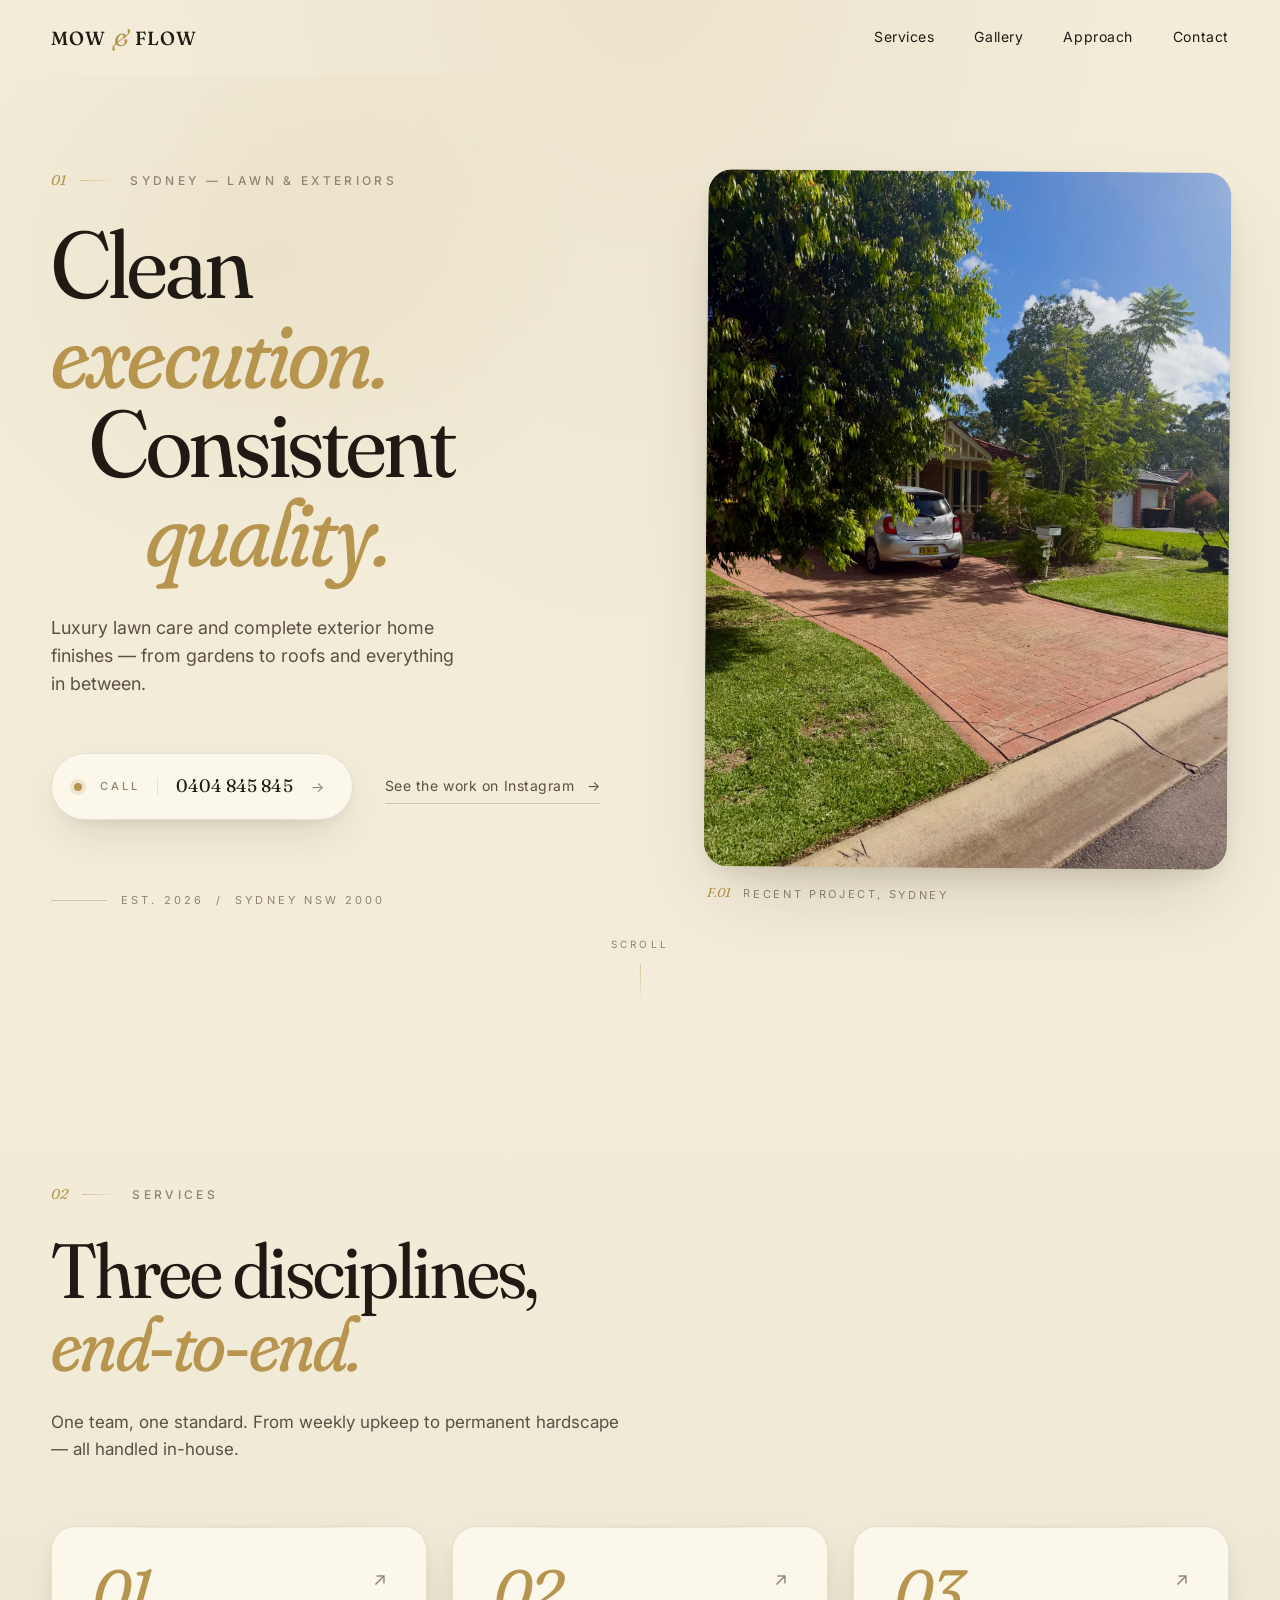
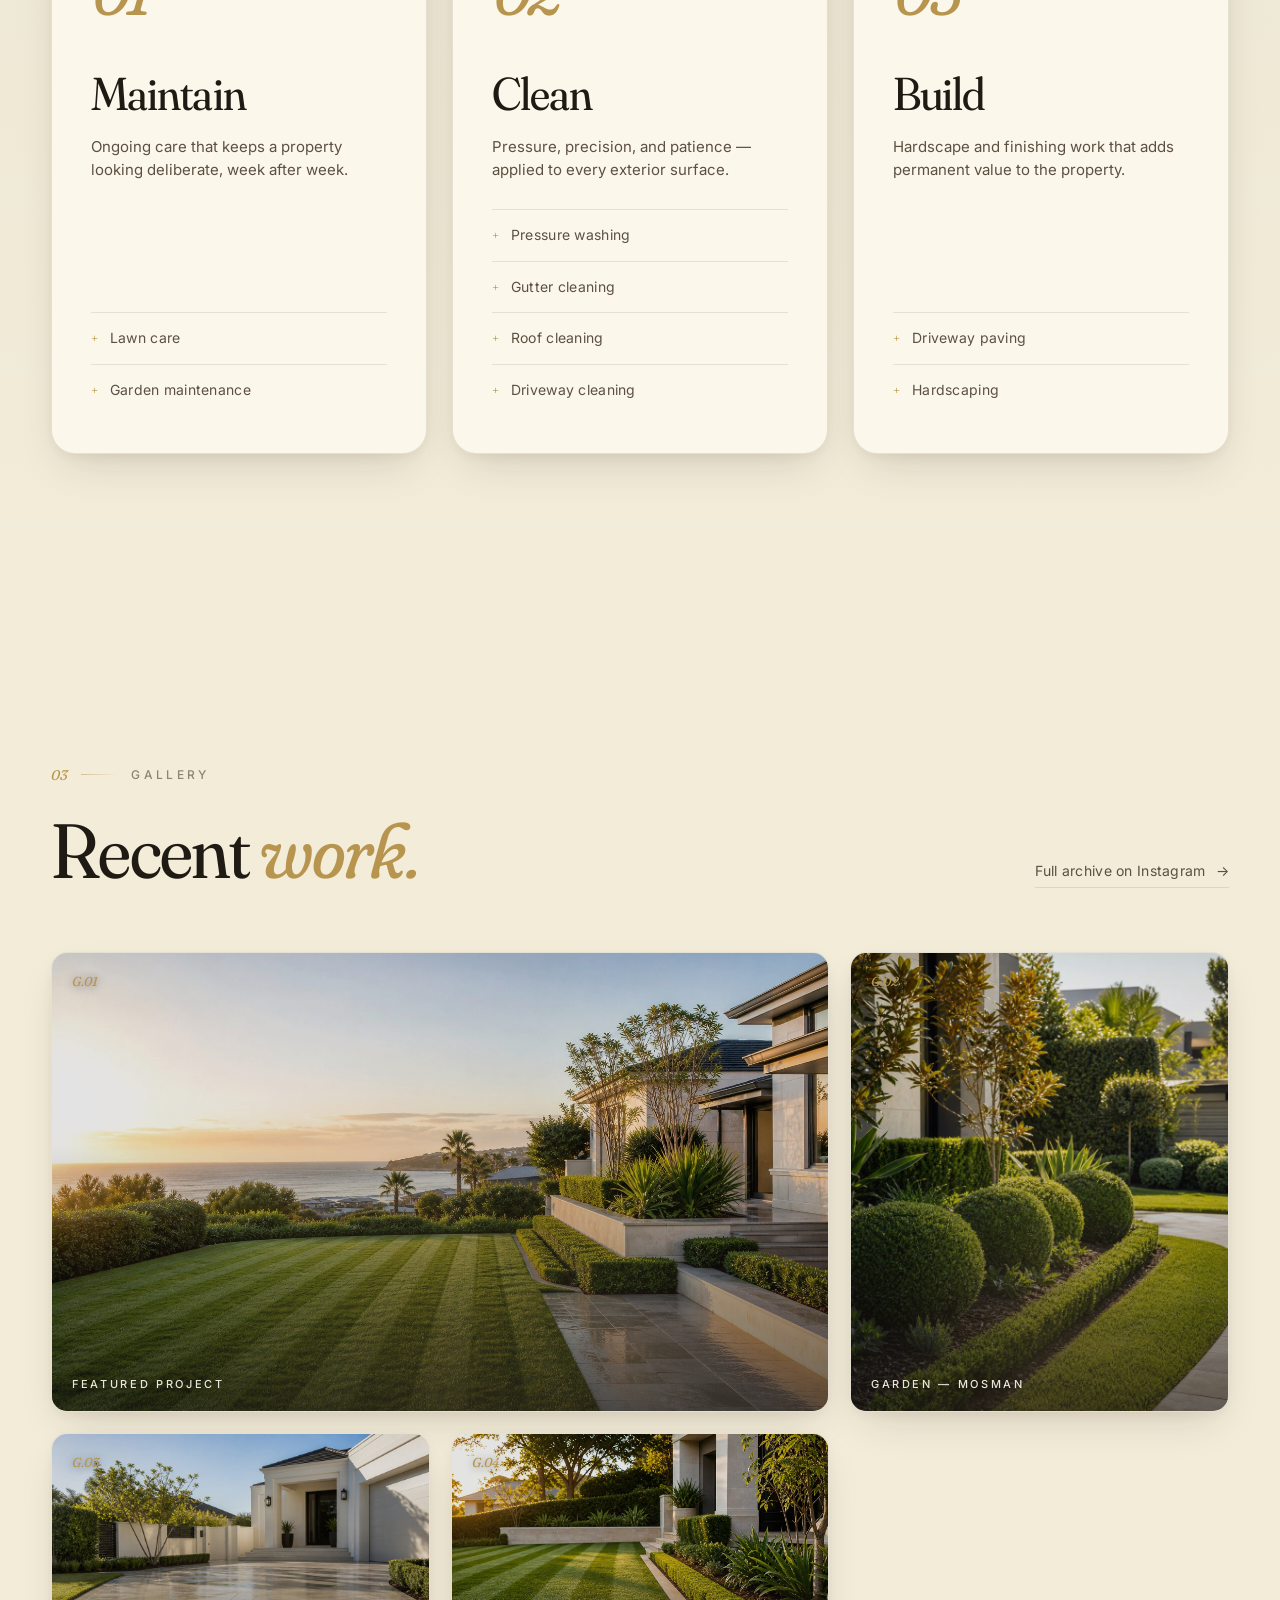
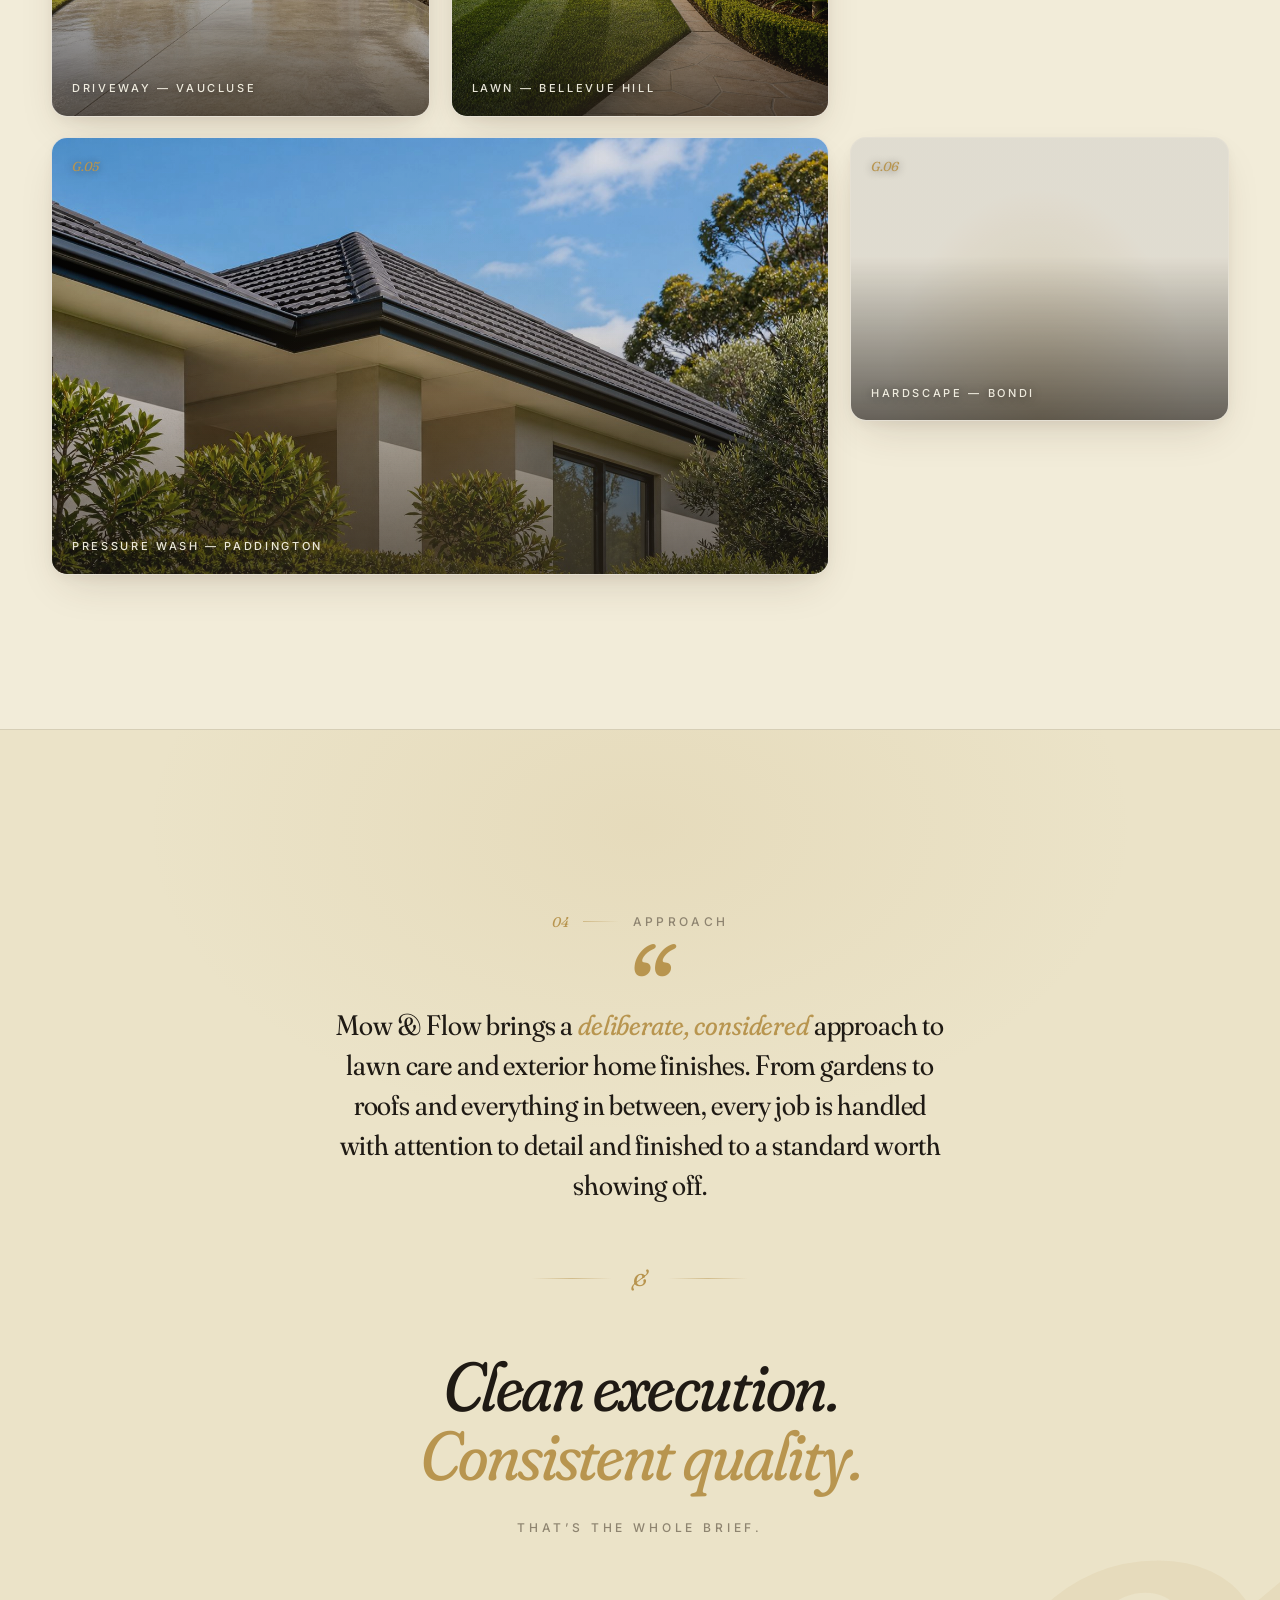
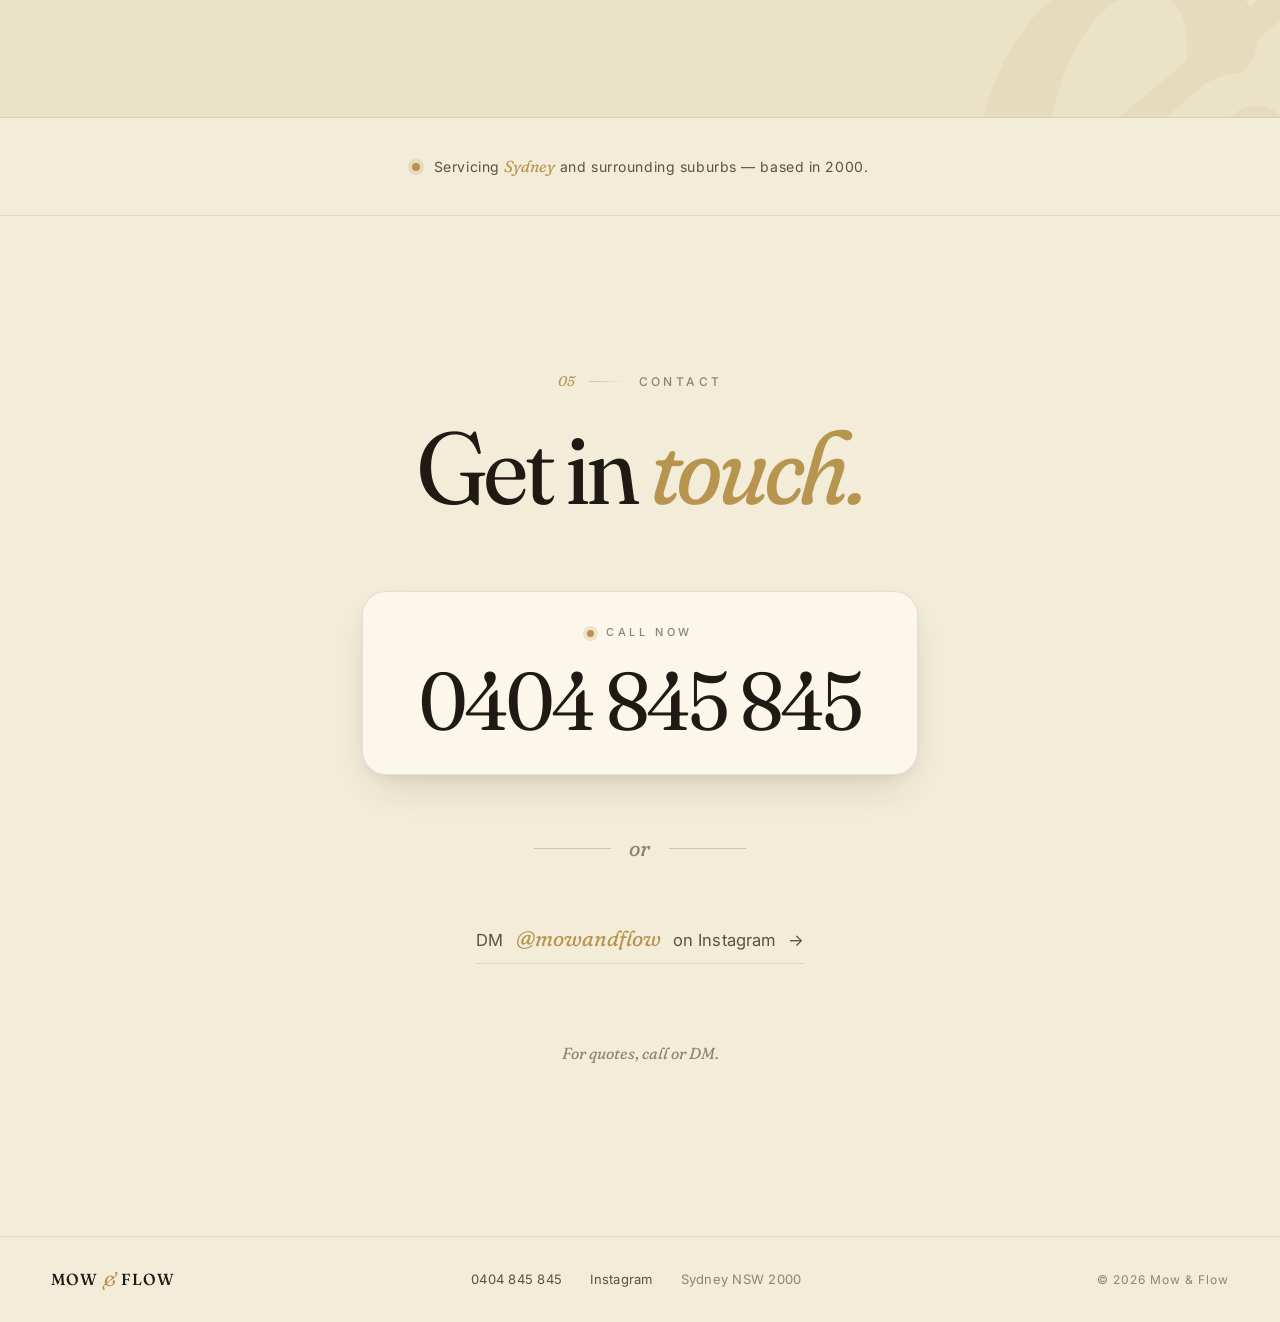
<file: index.html>
<!doctype html>
<html lang="en">
<head>
  <meta charset="utf-8">
  <meta name="viewport" content="width=device-width, initial-scale=1">
  <title>Mow & Flow — Luxury lawn care and exterior home finishes, Sydney</title>
  <meta name="description" content="Mow & Flow brings a deliberate, considered approach to lawn care and exterior home finishes across Sydney. Clean execution. Consistent quality.">
  <meta name="theme-color" content="#F2ECD9">
  <link rel="icon" type="image/svg+xml" href="favicon.svg">

  <link rel="preconnect" href="https://fonts.googleapis.com">
  <link rel="preconnect" href="https://fonts.gstatic.com" crossorigin>
  <link rel="stylesheet" href="https://fonts.googleapis.com/css2?family=Fraunces:ital,opsz,wght,SOFT@0,9..144,300;0,9..144,400;0,9..144,500;1,9..144,300;1,9..144,400;1,9..144,500&family=Inter:wght@300;400;500&display=swap">

  <style>
    :root {
      --bg: #F2ECD9;
      --bg-2: #EBE3C8;
      --bg-card: #FBF7EA;
      --bg-card-hover: #FFFCEF;
      --ink: #1F1A14;
      --ink-mid: #5C5043;
      --ink-soft: #8E8470;
      --accent: #B8954F;
      --accent-soft: rgba(184, 149, 79, 0.5);
      --rule: rgba(31, 26, 20, 0.10);
      --rule-strong: rgba(31, 26, 20, 0.18);

      --shadow-sm: 0 2px 8px rgba(0, 0, 0, 0.25);
      --shadow-md: 0 16px 40px -12px rgba(0, 0, 0, 0.55), 0 4px 12px -4px rgba(0, 0, 0, 0.35);
      --shadow-lg: 0 28px 70px -20px rgba(0, 0, 0, 0.65), 0 8px 24px -8px rgba(0, 0, 0, 0.4);
      --shadow-glow: 0 0 80px -20px rgba(213, 179, 115, 0.18);
    }
    *, *::before, *::after { box-sizing: border-box; }
    html { scroll-behavior: smooth; }
    body {
      margin: 0;
      background: var(--bg);
      color: var(--ink);
      font-family: 'Inter', -apple-system, system-ui, sans-serif;
      font-size: 16px;
      line-height: 1.6;
      -webkit-font-smoothing: antialiased;
      text-rendering: optimizeLegibility;
    }
    @media (prefers-reduced-motion: reduce) {
      html { scroll-behavior: auto; }
      *, *::before, *::after {
        animation-duration: 0.001ms !important;
        animation-iteration-count: 1 !important;
        transition-duration: 0.001ms !important;
      }
    }
  </style>

  <link rel="stylesheet" href="styles.css">
</head>
<body id="top">

  <a class="skip-link" href="#main">Skip to content</a>

  <header class="site-header" id="site-header">
    <div class="site-header__inner">
      <a href="#top" class="wordmark" aria-label="Mow and Flow, home">
        <span>MOW</span><span class="amp">&amp;</span><span>FLOW</span>
      </a>
      <nav class="site-nav" aria-label="Primary">
        <button class="nav-toggle" type="button" aria-expanded="false" aria-controls="nav-menu" aria-label="Toggle menu">
          <span class="nav-toggle__bar"></span>
          <span class="nav-toggle__bar"></span>
        </button>
        <ul class="nav-menu" id="nav-menu">
          <li><a href="#services">Services</a></li>
          <li><a href="#gallery">Gallery</a></li>
          <li><a href="#approach">Approach</a></li>
          <li><a href="#contact">Contact</a></li>
        </ul>
      </nav>
    </div>
  </header>

  <main id="main">

    <!-- HERO -->
    <section class="hero" aria-labelledby="hero-heading">
      <div class="hero__grid">

        <div class="hero__text">
          <p class="hero__eyebrow reveal" style="--d:0ms">
            <span class="hero__eyebrow-num">01</span>
            <span class="hero__eyebrow-line"></span>
            <span>Sydney &mdash; Lawn &amp; exteriors</span>
          </p>

          <h1 id="hero-heading" class="hero__display reveal" style="--d:140ms">
            Clean<br>
            <em>execution.</em><br>
            <span class="indent">Consistent</span><br>
            <em class="indent-2">quality.</em>
          </h1>

          <p class="hero__sub reveal" style="--d:340ms">
            Luxury lawn care and complete exterior home finishes &mdash; from gardens to roofs and everything in between.
          </p>

          <div class="hero__ctas reveal" style="--d:480ms">
            <a class="cta-primary" href="tel:0404845845">
              <span class="cta-primary__dot" aria-hidden="true"></span>
              <span class="cta-primary__label">Call</span>
              <span class="cta-primary__num">0404 845 845</span>
              <span class="cta-primary__arrow" aria-hidden="true">&rarr;</span>
            </a>
            <a class="cta-secondary" href="https://www.instagram.com/mowandflow/" target="_blank" rel="noopener">
              <span>See the work on Instagram</span>
              <span aria-hidden="true" class="arrow">&rarr;</span>
            </a>
          </div>

          <div class="hero__footnote reveal" style="--d:620ms">
            <span class="hero__meta-line"></span>
            <span>Est. 2026 &nbsp;/&nbsp; Sydney NSW 2000</span>
          </div>
        </div>

        <div class="hero__media reveal" style="--d:200ms">
          <figure class="hero__figure">
            <img class="hero__image"
                 src="assets/hero-01.jpg"
                 alt="A finished Sydney property — driveway, lawn, mature trees and a clear sky."
                 width="1080" height="1350"
                 fetchpriority="high"
                 decoding="async">
            <figcaption class="hero__caption">
              <span class="hero__caption-num">F.01</span>
              Recent project, Sydney
            </figcaption>
          </figure>
        </div>

      </div>

      <a href="#services" class="hero__scroll" aria-label="Scroll to services">
        <span>Scroll</span>
        <span class="hero__scroll-line" aria-hidden="true"></span>
      </a>
    </section>

    <!-- SERVICES -->
    <section class="section services" id="services" aria-labelledby="services-heading">
      <div class="container">
        <div class="section-head">
          <p class="eyebrow"><span class="eyebrow__num">02</span><span class="eyebrow__line"></span><span>Services</span></p>
          <h2 id="services-heading" class="section-title">
            Three disciplines, <em>end&#8209;to&#8209;end.</em>
          </h2>
          <p class="section-lede">
            One team, one standard. From weekly upkeep to permanent hardscape &mdash; all handled in-house.
          </p>
        </div>

        <div class="services__grid">

          <article class="service-card">
            <div class="service-card__top">
              <span class="service-card__num">01</span>
              <span class="service-card__corner" aria-hidden="true">&#8599;</span>
            </div>
            <h3 class="service-card__verb">Maintain</h3>
            <p class="service-card__desc">Ongoing care that keeps a property looking deliberate, week after week.</p>
            <ul class="service-card__list">
              <li>Lawn care</li>
              <li>Garden maintenance</li>
            </ul>
          </article>

          <article class="service-card">
            <div class="service-card__top">
              <span class="service-card__num">02</span>
              <span class="service-card__corner" aria-hidden="true">&#8599;</span>
            </div>
            <h3 class="service-card__verb">Clean</h3>
            <p class="service-card__desc">Pressure, precision, and patience &mdash; applied to every exterior surface.</p>
            <ul class="service-card__list">
              <li>Pressure washing</li>
              <li>Gutter cleaning</li>
              <li>Roof cleaning</li>
              <li>Driveway cleaning</li>
            </ul>
          </article>

          <article class="service-card">
            <div class="service-card__top">
              <span class="service-card__num">03</span>
              <span class="service-card__corner" aria-hidden="true">&#8599;</span>
            </div>
            <h3 class="service-card__verb">Build</h3>
            <p class="service-card__desc">Hardscape and finishing work that adds permanent value to the property.</p>
            <ul class="service-card__list">
              <li>Driveway paving</li>
              <li>Hardscaping</li>
            </ul>
          </article>

        </div>
      </div>
    </section>

    <!-- GALLERY -->
    <section class="section gallery" id="gallery" aria-labelledby="gallery-heading">
      <div class="container">
        <div class="section-head section-head--split">
          <div>
            <p class="eyebrow"><span class="eyebrow__num">03</span><span class="eyebrow__line"></span><span>Gallery</span></p>
            <h2 id="gallery-heading" class="section-title">Recent <em>work.</em></h2>
          </div>
          <a class="link-arrow" href="https://www.instagram.com/mowandflow/" target="_blank" rel="noopener">
            Full archive on Instagram <span class="arrow" aria-hidden="true">&rarr;</span>
          </a>
        </div>

        <div class="gallery__grid">
          <figure class="photo-card photo-card--featured">
            <img src="assets/gallery-01.jpg" alt="Freshly mowed Sydney lawn with clean paving and premium home exterior." loading="lazy" decoding="async">
            <span class="photo-card__num">G.01</span>
            <span class="photo-card__label">Featured project</span>
          </figure>
          <figure class="photo-card photo-card--tall">
            <img src="assets/gallery-02.jpg" alt="Manicured front garden with shaped hedges, clipped shrubs and clean lawn edges." loading="lazy" decoding="async">
            <span class="photo-card__num">G.02</span>
            <span class="photo-card__label">Garden &mdash; Mosman</span>
          </figure>
          <figure class="photo-card">
            <img src="assets/gallery-03.jpg" alt="Freshly pressure-washed driveway and front path beside trimmed grass." loading="lazy" decoding="async">
            <span class="photo-card__num">G.03</span>
            <span class="photo-card__label">Driveway &mdash; Vaucluse</span>
          </figure>
          <figure class="photo-card">
            <img src="assets/gallery-04.jpg" alt="Close view of striped green lawn with a razor-straight stone path edge." loading="lazy" decoding="async">
            <span class="photo-card__num">G.04</span>
            <span class="photo-card__label">Lawn &mdash; Bellevue Hill</span>
          </figure>
          <figure class="photo-card photo-card--wide">
            <img src="assets/gallery-05.jpg" alt="Clean roofline, gutters and eaves above a tidy modern home exterior." loading="lazy" decoding="async">
            <span class="photo-card__num">G.05</span>
            <span class="photo-card__label">Pressure wash &mdash; Paddington</span>
          </figure>
          <figure class="photo-card">
            <img src="assets/gallery-06.jpg" alt="Finished driveway paving, garden edging and hardscaping at a modern front entry." loading="lazy" decoding="async">
            <span class="photo-card__num">G.06</span>
            <span class="photo-card__label">Hardscape &mdash; Bondi</span>
          </figure>
        </div>
      </div>
    </section>

    <!-- APPROACH -->
    <section class="section approach" id="approach" aria-labelledby="approach-heading">
      <div class="approach__amp" aria-hidden="true">&amp;</div>
      <div class="container approach__inner">
        <p class="eyebrow centered"><span class="eyebrow__num">04</span><span class="eyebrow__line"></span><span>Approach</span></p>
        <h2 id="approach-heading" class="visually-hidden">Approach</h2>

        <p class="approach__quote-mark" aria-hidden="true">&ldquo;</p>
        <p class="approach__lede">
          Mow &amp; Flow brings a <em>deliberate, considered</em> approach to lawn care and exterior home finishes. From gardens to roofs and everything in between, every job is handled with attention to detail and finished to a standard worth showing off.
        </p>

        <div class="approach__divider" aria-hidden="true">
          <span></span><em>&amp;</em><span></span>
        </div>

        <p class="approach__close">
          <em>Clean execution.</em><br>
          <em>Consistent quality.</em>
        </p>
        <p class="approach__brief">That&rsquo;s the whole brief.</p>
      </div>
    </section>

    <!-- SERVICE AREA -->
    <section class="service-area" aria-label="Service area">
      <div class="container service-area__inner">
        <span class="service-area__pin" aria-hidden="true">&#8226;</span>
        <p>
          Servicing <em>Sydney</em> and surrounding suburbs &mdash; based in 2000.
        </p>
      </div>
    </section>

    <!-- CONTACT -->
    <section class="section contact" id="contact" aria-labelledby="contact-heading">
      <div class="container contact__inner">
        <p class="eyebrow centered"><span class="eyebrow__num">05</span><span class="eyebrow__line"></span><span>Contact</span></p>
        <h2 id="contact-heading" class="contact__title">
          Get in <em>touch.</em>
        </h2>

        <a class="contact__phone" href="tel:0404845845" aria-label="Call 0404 845 845">
          <span class="contact__phone-label"><span class="dot" aria-hidden="true"></span>Call now</span>
          <span class="contact__phone-num">0404&nbsp;845&nbsp;845</span>
        </a>

        <p class="contact__or"><span></span><em>or</em><span></span></p>

        <a class="contact__ig" href="https://www.instagram.com/mowandflow/" target="_blank" rel="noopener">
          DM <span class="contact__ig-handle">@mowandflow</span> on Instagram
          <span class="arrow" aria-hidden="true">&rarr;</span>
        </a>

        <p class="contact__note"><em>For quotes, call or DM.</em></p>
      </div>
    </section>

  </main>

  <footer class="site-footer">
    <div class="container site-footer__inner">
      <a href="#top" class="wordmark wordmark--small" aria-label="Mow and Flow">
        <span>MOW</span><span class="amp">&amp;</span><span>FLOW</span>
      </a>
      <ul class="site-footer__meta">
        <li><a href="tel:0404845845">0404 845 845</a></li>
        <li><a href="https://www.instagram.com/mowandflow/" target="_blank" rel="noopener">Instagram</a></li>
        <li>Sydney NSW 2000</li>
      </ul>
      <p class="copyright">&copy; 2026 Mow &amp; Flow</p>
    </div>
  </footer>

  <script src="main.js" defer></script>
</body>
</html>
</file>
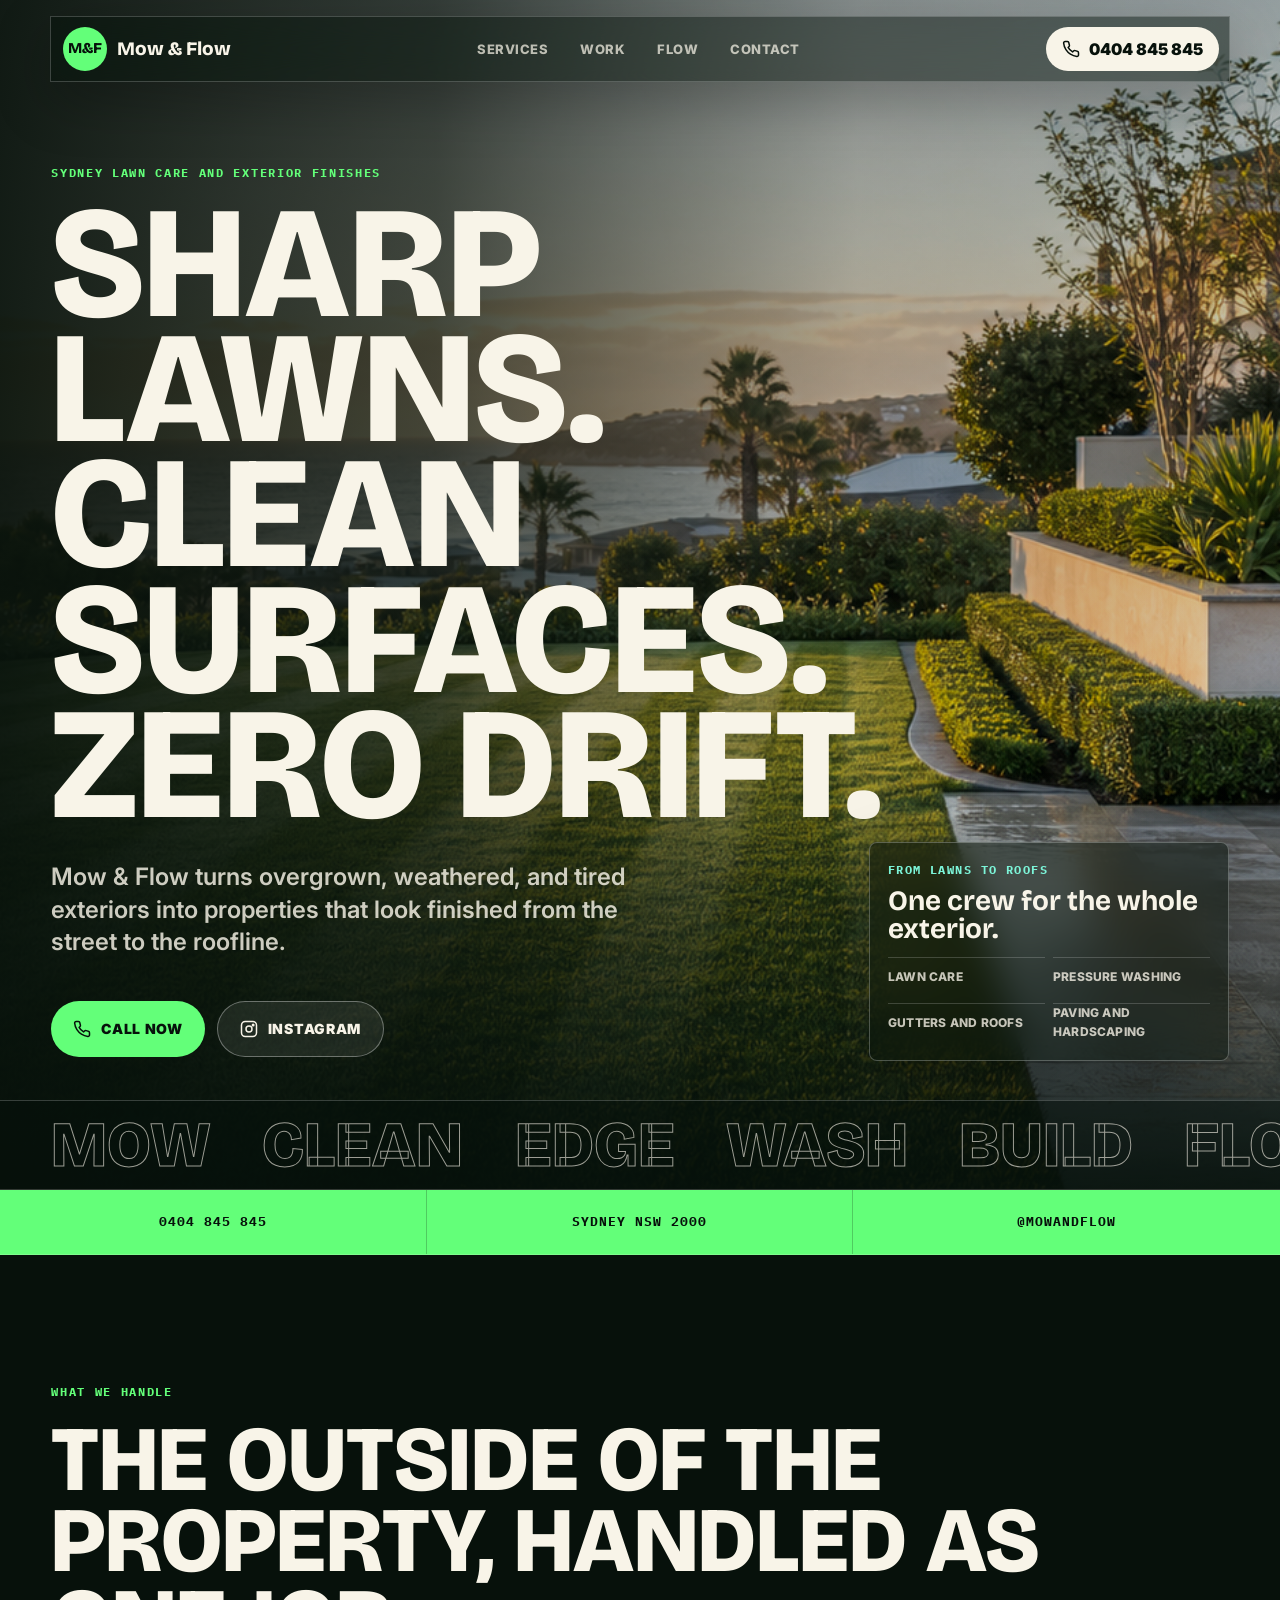
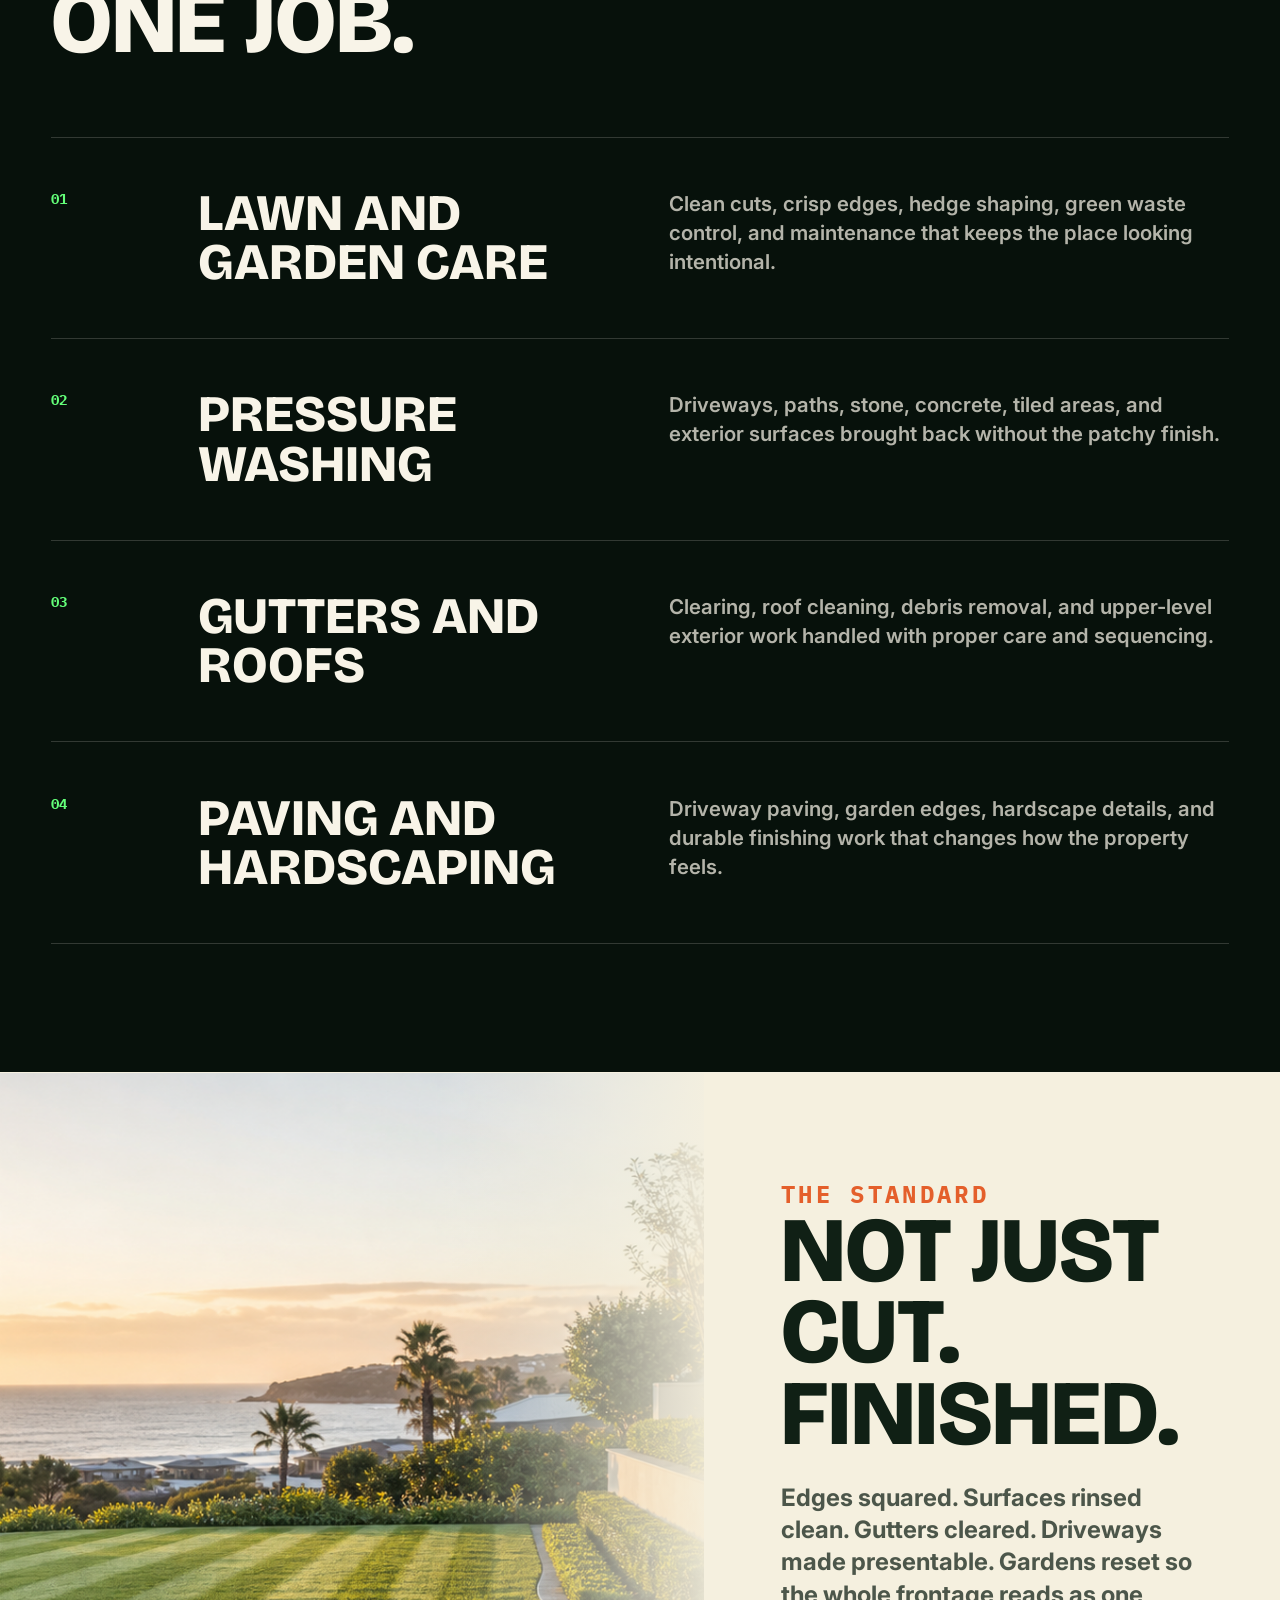
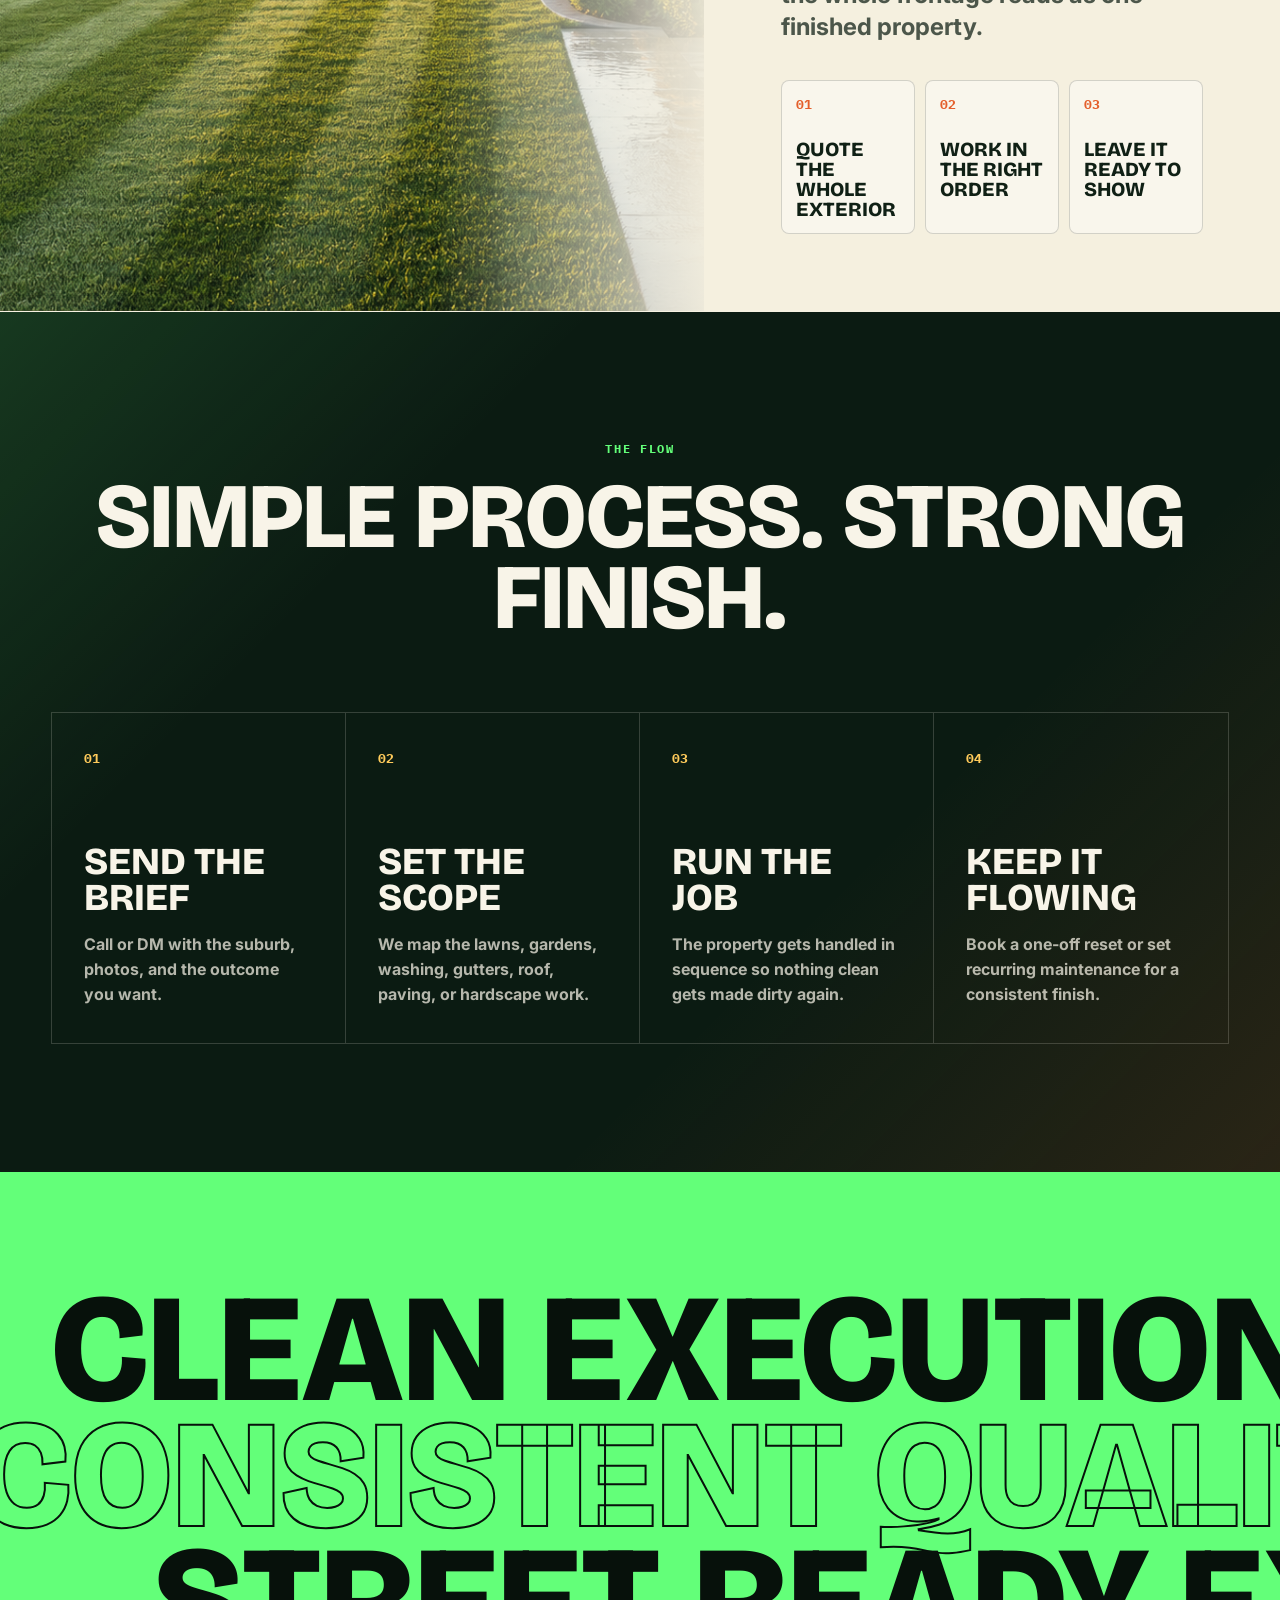
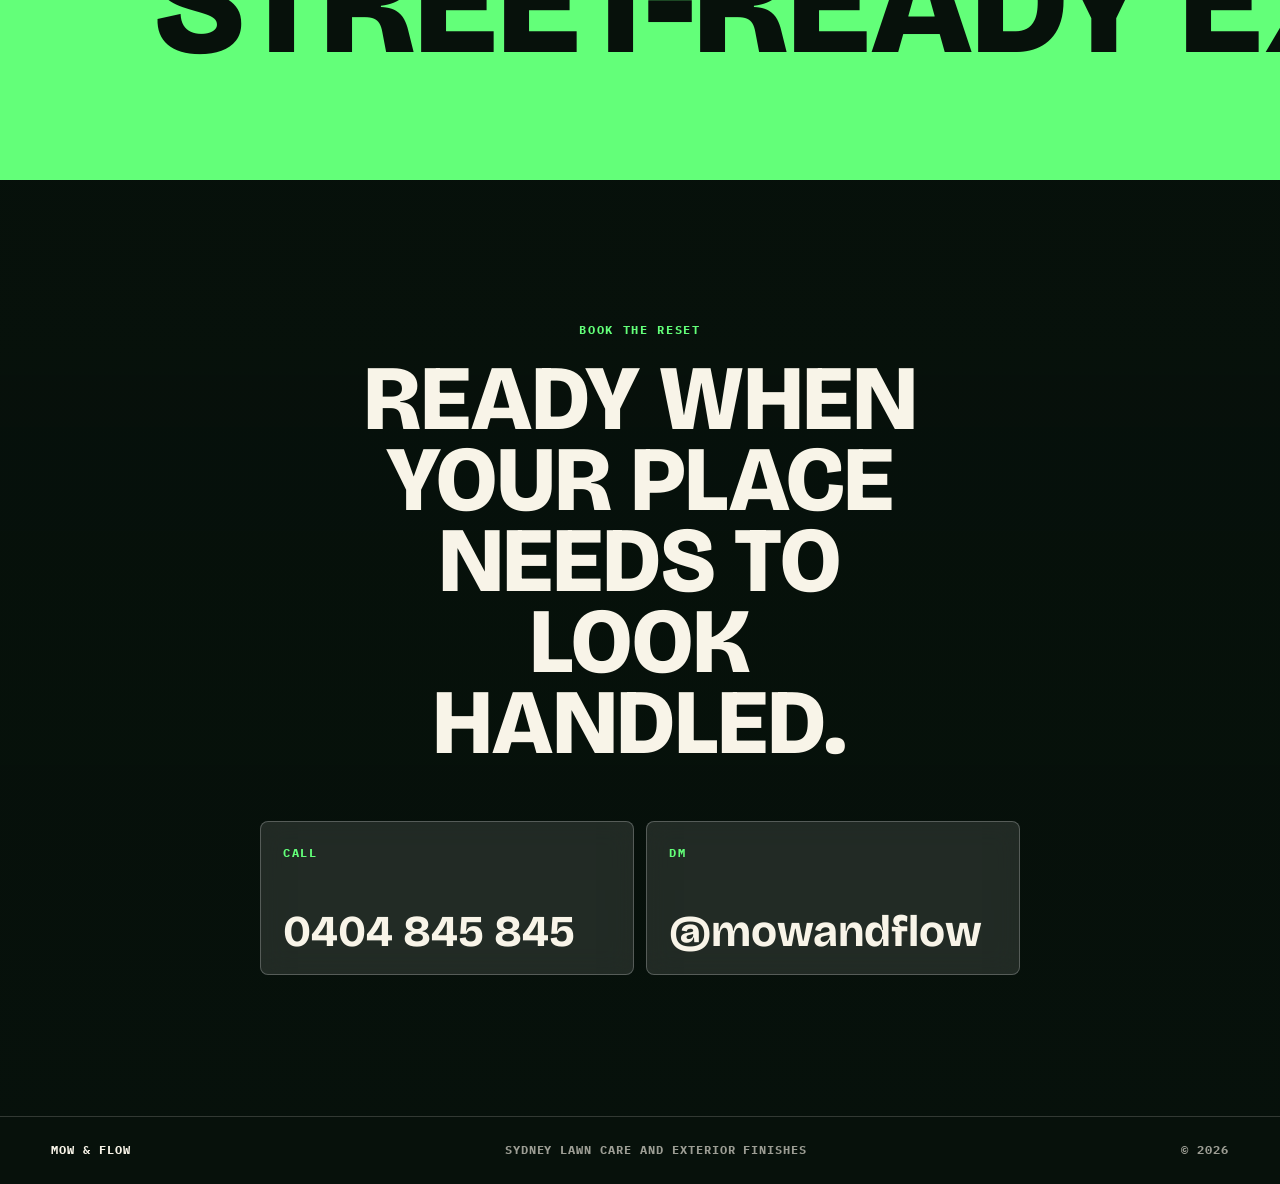
<file: alternative/index.html>
<!doctype html>
<html lang="en">
<head>
  <meta charset="utf-8">
  <meta name="viewport" content="width=device-width, initial-scale=1">
  <title>Mow &amp; Flow | Sydney lawn care and exterior finishes</title>
  <meta name="description" content="Mow & Flow handles lawn care, garden maintenance, pressure washing, gutter cleaning, roof cleaning, driveway cleaning, paving, and hardscaping across Sydney.">
  <meta name="theme-color" content="#07110b">
  <link rel="icon" type="image/svg+xml" href="favicon.svg">

  <link rel="preconnect" href="https://fonts.googleapis.com">
  <link rel="preconnect" href="https://fonts.gstatic.com" crossorigin>
  <link rel="stylesheet" href="https://fonts.googleapis.com/css2?family=Bricolage+Grotesque:wght@500;600;700;800&family=IBM+Plex+Mono:wght@400;500;600&family=Inter:wght@400;500;600;700;800&display=swap">

  <link rel="stylesheet" href="styles.css">
</head>
<body id="top">
  <a class="skip-link" href="#main">Skip to content</a>

  <header class="site-header" id="site-header">
    <a class="brand" href="#top" aria-label="Mow and Flow home">
      <span class="brand__mark">M&amp;F</span>
      <span class="brand__name">Mow &amp; Flow</span>
    </a>

    <button class="nav-toggle" type="button" aria-expanded="false" aria-controls="site-menu" aria-label="Open menu">
      <span></span>
      <span></span>
    </button>

    <nav class="site-nav" id="site-menu" aria-label="Primary navigation">
      <a href="#services">Services</a>
      <a href="#work">Work</a>
      <a href="#flow">Flow</a>
      <a href="#contact">Contact</a>
    </nav>

    <a class="header-call" href="tel:0404845845" aria-label="Call Mow and Flow on 0404 845 845">
      <svg viewBox="0 0 24 24" aria-hidden="true">
        <path d="M22 16.92v3a2 2 0 0 1-2.18 2 19.7 19.7 0 0 1-8.59-3.05 19.3 19.3 0 0 1-6-6A19.7 19.7 0 0 1 2.18 4.18 2 2 0 0 1 4.17 2h3a2 2 0 0 1 2 1.72c.13.96.35 1.9.67 2.8a2 2 0 0 1-.45 2.11L8.1 9.9a16 16 0 0 0 6 6l1.27-1.27a2 2 0 0 1 2.11-.45c.9.32 1.84.54 2.8.67A2 2 0 0 1 22 16.92Z"/>
      </svg>
      <span>0404 845 845</span>
    </a>
  </header>

  <main id="main">
    <section class="hero" aria-labelledby="hero-title">
      <img class="hero__image" src="assets/hero-02.png" alt="Freshly striped lawn, clean stone paving and coastal Sydney home exterior at sunrise." width="1792" height="1024" fetchpriority="high" decoding="async">
      <div class="hero__shade" aria-hidden="true"></div>
      <div class="hero__content">
        <p class="kicker reveal">Sydney lawn care and exterior finishes</p>
        <h1 class="hero__title reveal" id="hero-title">Sharp lawns. Clean surfaces. Zero drift.</h1>
        <p class="hero__copy reveal">Mow &amp; Flow turns overgrown, weathered, and tired exteriors into properties that look finished from the street to the roofline.</p>
        <div class="hero__actions reveal">
          <a class="button button--primary" href="tel:0404845845">
            <svg viewBox="0 0 24 24" aria-hidden="true">
              <path d="M22 16.92v3a2 2 0 0 1-2.18 2 19.7 19.7 0 0 1-8.59-3.05 19.3 19.3 0 0 1-6-6A19.7 19.7 0 0 1 2.18 4.18 2 2 0 0 1 4.17 2h3a2 2 0 0 1 2 1.72c.13.96.35 1.9.67 2.8a2 2 0 0 1-.45 2.11L8.1 9.9a16 16 0 0 0 6 6l1.27-1.27a2 2 0 0 1 2.11-.45c.9.32 1.84.54 2.8.67A2 2 0 0 1 22 16.92Z"/>
            </svg>
            Call now
          </a>
          <a class="button button--ghost" href="https://www.instagram.com/mowandflow/" target="_blank" rel="noopener">
            <svg viewBox="0 0 24 24" aria-hidden="true">
              <rect x="2" y="2" width="20" height="20" rx="5"/>
              <circle cx="12" cy="12" r="4"/>
              <circle cx="17.5" cy="6.5" r="1"/>
            </svg>
            Instagram
          </a>
        </div>
      </div>

      <div class="hero__panel reveal" aria-label="Service summary">
        <p>From lawns to roofs</p>
        <strong>One crew for the whole exterior.</strong>
        <ul>
          <li>Lawn care</li>
          <li>Pressure washing</li>
          <li>Gutters and roofs</li>
          <li>Paving and hardscaping</li>
        </ul>
      </div>

      <div class="hero__ticker" aria-hidden="true">
        <span>Mow</span>
        <span>Clean</span>
        <span>Edge</span>
        <span>Wash</span>
        <span>Build</span>
        <span>Flow</span>
      </div>
    </section>

    <section class="service-strip" aria-label="Contact details">
      <a href="tel:0404845845">0404 845 845</a>
      <span>Sydney NSW 2000</span>
      <a href="https://www.instagram.com/mowandflow/" target="_blank" rel="noopener">@mowandflow</a>
    </section>

    <section class="section services" id="services" aria-labelledby="services-title">
      <div class="section__intro">
        <p class="kicker">What we handle</p>
        <h2 id="services-title">The outside of the property, handled as one job.</h2>
      </div>

      <div class="service-lanes">
        <article class="lane scroll-fade">
          <span class="lane__number">01</span>
          <h3>Lawn and garden care</h3>
          <p>Clean cuts, crisp edges, hedge shaping, green waste control, and maintenance that keeps the place looking intentional.</p>
        </article>
        <article class="lane scroll-fade">
          <span class="lane__number">02</span>
          <h3>Pressure washing</h3>
          <p>Driveways, paths, stone, concrete, tiled areas, and exterior surfaces brought back without the patchy finish.</p>
        </article>
        <article class="lane scroll-fade">
          <span class="lane__number">03</span>
          <h3>Gutters and roofs</h3>
          <p>Clearing, roof cleaning, debris removal, and upper-level exterior work handled with proper care and sequencing.</p>
        </article>
        <article class="lane scroll-fade">
          <span class="lane__number">04</span>
          <h3>Paving and hardscaping</h3>
          <p>Driveway paving, garden edges, hardscape details, and durable finishing work that changes how the property feels.</p>
        </article>
      </div>
    </section>

    <section class="work" id="work" aria-labelledby="work-title">
      <div class="work__image-wrap">
        <img src="assets/hero-02.png" alt="Freshly striped lawn, clean paving and coastal Sydney exterior at sunrise." loading="lazy" decoding="async">
      </div>
      <div class="work__content scroll-fade">
        <p class="kicker">The standard</p>
        <h2 id="work-title">Not just cut. Finished.</h2>
        <p>Edges squared. Surfaces rinsed clean. Gutters cleared. Driveways made presentable. Gardens reset so the whole frontage reads as one finished property.</p>
        <dl class="proof-grid">
          <div>
            <dt>01</dt>
            <dd>Quote the whole exterior</dd>
          </div>
          <div>
            <dt>02</dt>
            <dd>Work in the right order</dd>
          </div>
          <div>
            <dt>03</dt>
            <dd>Leave it ready to show</dd>
          </div>
        </dl>
      </div>
    </section>

    <section class="section flow" id="flow" aria-labelledby="flow-title">
      <div class="section__intro section__intro--center">
        <p class="kicker">The flow</p>
        <h2 id="flow-title">Simple process. Strong finish.</h2>
      </div>

      <div class="steps">
        <article class="step scroll-fade">
          <span>01</span>
          <h3>Send the brief</h3>
          <p>Call or DM with the suburb, photos, and the outcome you want.</p>
        </article>
        <article class="step scroll-fade">
          <span>02</span>
          <h3>Set the scope</h3>
          <p>We map the lawns, gardens, washing, gutters, roof, paving, or hardscape work.</p>
        </article>
        <article class="step scroll-fade">
          <span>03</span>
          <h3>Run the job</h3>
          <p>The property gets handled in sequence so nothing clean gets made dirty again.</p>
        </article>
        <article class="step scroll-fade">
          <span>04</span>
          <h3>Keep it flowing</h3>
          <p>Book a one-off reset or set recurring maintenance for a consistent finish.</p>
        </article>
      </div>
    </section>

    <section class="statement" aria-label="Mow and Flow brand statement">
      <p>Clean execution.</p>
      <p>Consistent quality.</p>
      <p>Street-ready exteriors.</p>
    </section>

    <section class="contact" id="contact" aria-labelledby="contact-title">
      <div class="contact__inner">
        <p class="kicker">Book the reset</p>
        <h2 id="contact-title">Ready when your place needs to look handled.</h2>
        <div class="contact__actions">
          <a class="contact-card" href="tel:0404845845">
            <span>Call</span>
            <strong>0404 845 845</strong>
          </a>
          <a class="contact-card" href="https://www.instagram.com/mowandflow/" target="_blank" rel="noopener">
            <span>DM</span>
            <strong>@mowandflow</strong>
          </a>
        </div>
      </div>
    </section>
  </main>

  <footer class="site-footer">
    <a href="#top">Mow &amp; Flow</a>
    <span>Sydney lawn care and exterior finishes</span>
    <span>&copy; 2026</span>
  </footer>

  <script src="main.js" defer></script>
</body>
</html>
</file>
<file: styles.css>
/* =====================================================
   Mow & Flow — "Conservatory" dark luxury theme.
   Deep forest, cream typography, brass accents,
   layered depth via real shadows and rounded surfaces.
   ===================================================== */

:root {
  --bg: #F2ECD9;
  --bg-2: #EBE3C8;
  --bg-card: #FBF7EA;
  --bg-card-hover: #FFFCEF;
  --ink: #1F1A14;
  --ink-mid: #5C5043;
  --ink-soft: #8E8470;
  --accent: #B8954F;
  --accent-soft: rgba(184, 149, 79, 0.5);
  --rule: rgba(31, 26, 20, 0.10);
  --rule-strong: rgba(31, 26, 20, 0.18);

  --shadow-sm: 0 2px 8px rgba(60, 40, 20, 0.08);
  --shadow-md: 0 18px 44px -14px rgba(60, 40, 20, 0.18), 0 4px 14px -4px rgba(60, 40, 20, 0.08);
  --shadow-lg: 0 32px 80px -22px rgba(60, 40, 20, 0.22), 0 10px 28px -8px rgba(60, 40, 20, 0.12);
  --shadow-glow: 0 0 80px -20px rgba(184, 149, 79, 0.22);

  --max: 1320px;
  --gutter: clamp(20px, 4vw, 64px);

  --font-display: 'Fraunces', 'Times New Roman', Georgia, serif;
  --font-body: 'Inter', -apple-system, BlinkMacSystemFont, system-ui, sans-serif;

  --radius-sm: 8px;
  --radius-md: 16px;
  --radius-lg: 24px;
  --radius-xl: 32px;

  --rhythm: clamp(96px, 12vw, 180px);
}

/* ---------- Reset / base ---------- */
*, *::before, *::after { box-sizing: border-box; }
html, body { margin: 0; padding: 0; }
img, svg { display: block; max-width: 100%; }
a { color: inherit; }
button { font: inherit; color: inherit; background: none; border: 0; cursor: pointer; }

body {
  background: var(--bg);
  color: var(--ink);
  font-family: var(--font-body);
  font-weight: 400;
  font-size: 16px;
  line-height: 1.6;
  -webkit-font-smoothing: antialiased;
  text-rendering: optimizeLegibility;
  overflow-x: hidden;

  /* Subtle warm vignette */
  background-image:
    radial-gradient(ellipse at 50% -10%, rgba(184, 149, 79, 0.10), transparent 55%);
  background-attachment: fixed;
}

::selection { background: var(--ink); color: var(--bg); }

/* ---------- Accessibility ---------- */
.visually-hidden {
  position: absolute; width: 1px; height: 1px;
  padding: 0; margin: -1px; overflow: hidden;
  clip: rect(0, 0, 0, 0); white-space: nowrap; border: 0;
}
.skip-link {
  position: absolute; top: 0; left: 0;
  background: var(--accent); color: var(--bg);
  padding: 10px 16px;
  font-size: 13px; letter-spacing: 0.08em; text-transform: uppercase;
  border-radius: 0 0 var(--radius-md) 0;
  transform: translateY(-110%);
  transition: transform 200ms ease;
  z-index: 100;
}
.skip-link:focus { transform: translateY(0); }
:focus-visible { outline: 2px solid var(--accent); outline-offset: 4px; border-radius: 4px; }

/* ---------- Layout primitives ---------- */
.container {
  width: 100%;
  max-width: var(--max);
  margin: 0 auto;
  padding-inline: var(--gutter);
}
.section { padding-block: var(--rhythm); position: relative; }

/* ---------- Eyebrow ---------- */
.eyebrow, .hero__eyebrow {
  font-family: var(--font-body);
  font-size: 12px;
  font-weight: 500;
  letter-spacing: 0.28em;
  text-transform: uppercase;
  color: var(--ink-soft);
  margin: 0 0 28px;
  display: inline-flex;
  align-items: center;
  gap: 14px;
}
.eyebrow__num, .hero__eyebrow-num {
  font-family: var(--font-display);
  font-style: italic;
  font-weight: 400;
  font-size: 14px;
  letter-spacing: 0;
  color: var(--accent);
  font-variation-settings: "opsz" 24, "SOFT" 80;
}
.eyebrow__line, .hero__eyebrow-line {
  display: inline-block;
  width: 36px;
  height: 1px;
  background: linear-gradient(90deg, var(--accent-soft), transparent);
}
.eyebrow.centered { display: inline-flex; }

/* ---------- Wordmark ---------- */
.wordmark {
  font-family: var(--font-display);
  font-weight: 500;
  font-variation-settings: "opsz" 36, "SOFT" 30;
  letter-spacing: 0.06em;
  text-decoration: none;
  color: var(--ink);
  font-size: 19px;
  line-height: 1;
  display: inline-flex;
  align-items: baseline;
  gap: 0.32em;
  white-space: nowrap;
}
.wordmark .amp {
  font-style: italic;
  font-weight: 400;
  font-size: 1.18em;
  letter-spacing: 0;
  color: var(--accent);
  font-variation-settings: "opsz" 36, "SOFT" 100;
  transform: translateY(0.06em);
  display: inline-block;
}
.wordmark--small { font-size: 16px; }

/* ---------- Header ---------- */
.site-header {
  position: sticky; top: 0; z-index: 50;
  background: transparent;
  transition: background-color 320ms ease, border-color 320ms ease, backdrop-filter 320ms ease, padding 320ms ease;
  border-bottom: 1px solid transparent;
}
.site-header.is-scrolled {
  background: rgba(242, 236, 217, 0.84);
  backdrop-filter: saturate(140%) blur(16px);
  -webkit-backdrop-filter: saturate(140%) blur(16px);
  border-bottom-color: var(--rule);
}
.site-header__inner {
  display: flex; align-items: center; justify-content: space-between;
  max-width: var(--max);
  margin: 0 auto;
  padding: 24px var(--gutter);
}

.site-nav .nav-menu {
  display: flex; gap: 40px;
  list-style: none; margin: 0; padding: 0;
}
.site-nav a {
  font-size: 14px; letter-spacing: 0.04em;
  text-decoration: none; color: var(--ink);
  position: relative; padding: 6px 0;
  transition: color 200ms ease;
}
.site-nav a::after {
  content: "";
  position: absolute; left: 0; right: 0; bottom: 0;
  height: 1px; background: var(--accent);
  transform: scaleX(0); transform-origin: left;
  transition: transform 360ms cubic-bezier(.65,.05,.36,1);
}
.site-nav a:hover { color: var(--accent); }
.site-nav a:hover::after, .site-nav a:focus-visible::after { transform: scaleX(1); }

.nav-toggle {
  display: none;
  width: 44px; height: 44px; padding: 0;
  position: relative; z-index: 60;
  border-radius: var(--radius-sm);
  border: 1px solid var(--rule);
  background: rgba(31, 26, 20, 0.02);
  transition: background 200ms ease;
}
.nav-toggle:hover { background: rgba(31, 26, 20, 0.06); }
.nav-toggle__bar {
  display: block; position: absolute; left: 12px; right: 12px;
  height: 1.5px; background: var(--ink);
  transition: transform 240ms ease, top 240ms ease;
}
.nav-toggle__bar:nth-child(1) { top: 16px; }
.nav-toggle__bar:nth-child(2) { top: 26px; }
.nav-toggle[aria-expanded="true"] .nav-toggle__bar:nth-child(1) { top: 21px; transform: rotate(45deg); }
.nav-toggle[aria-expanded="true"] .nav-toggle__bar:nth-child(2) { top: 21px; transform: rotate(-45deg); }

@media (max-width: 768px) {
  .nav-toggle { display: block; }
  .site-nav .nav-menu {
    position: fixed; top: 0; left: 0;
    width: 100vw; height: 100vh; height: 100dvh;
    background: var(--bg);
    flex-direction: column;
    align-items: flex-start; justify-content: center;
    gap: 0;
    padding: 80px var(--gutter);
    transform: translateY(-101%);
    transition: transform 420ms cubic-bezier(.65,.05,.36,1);
    z-index: 55;
    visibility: hidden;
  }
  .site-nav .nav-toggle[aria-expanded="true"] ~ .nav-menu {
    transform: translateY(0);
    visibility: visible;
  }
  .nav-menu li {
    width: 100%; border-bottom: 1px solid var(--rule);
  }
  .nav-menu li:first-child { border-top: 1px solid var(--rule); }
  .site-nav .nav-menu a {
    display: block; padding: 32px 0;
    font-family: var(--font-display);
    font-size: 36px; letter-spacing: -0.01em;
    font-variation-settings: "opsz" 60, "SOFT" 50;
  }
  .site-nav .nav-menu a::after { display: none; }
  body.nav-open { overflow: hidden; }
}

/* ============================================================
   HERO — full-bleed feel with image dominating right column
   ============================================================ */
.hero {
  position: relative;
  min-height: clamp(720px, 96vh, 1080px);
  padding-block: clamp(40px, 6vw, 80px) clamp(64px, 8vw, 120px);
  overflow: hidden;
}
.hero::before {
  /* warm ambient halo, top-left */
  content: "";
  position: absolute;
  top: -20%; left: -10%;
  width: 60%; height: 80%;
  background: radial-gradient(ellipse at center, rgba(184, 149, 79, 0.10), transparent 60%);
  pointer-events: none;
  z-index: 0;
}

.hero__grid {
  position: relative; z-index: 1;
  max-width: var(--max);
  margin: 0 auto;
  padding-inline: var(--gutter);
  display: grid;
  grid-template-columns: minmax(0, 1.05fr) minmax(0, 0.95fr);
  gap: clamp(40px, 6vw, 96px);
  align-items: center;
  min-height: clamp(640px, 86vh, 920px);
}
@media (max-width: 960px) {
  .hero__grid {
    grid-template-columns: 1fr;
    gap: 56px;
    min-height: 0;
  }
}

/* Hero text column */
.hero__text { max-width: 560px; }
.hero__display {
  font-family: var(--font-display);
  font-weight: 400;
  font-variation-settings: "opsz" 144, "SOFT" 50;
  letter-spacing: -0.025em;
  line-height: 0.94;
  color: var(--ink);
  margin: 0;
  font-size: clamp(56px, 7.4vw, 124px);
  text-wrap: balance;
}
.hero__display em {
  font-style: italic;
  font-variation-settings: "opsz" 144, "SOFT" 100;
  color: var(--accent);
  letter-spacing: -0.02em;
}
.hero__display .indent { padding-left: 0.4em; }
.hero__display .indent-2 { padding-left: 1em; }
@media (max-width: 600px) {
  .hero__display .indent { padding-left: 0.4em; }
  .hero__display .indent-2 { padding-left: 0.6em; }
}

.hero__sub {
  font-family: var(--font-body);
  font-size: clamp(16px, 1.4vw, 19px);
  line-height: 1.55;
  color: var(--ink-mid);
  max-width: 38ch;
  margin: clamp(28px, 3vw, 44px) 0 0;
}

.hero__ctas {
  display: flex; align-items: center; gap: 32px;
  margin-top: clamp(36px, 4.5vw, 56px);
  flex-wrap: wrap;
}

/* Primary CTA — pill with brass dot, deep card bg, strong shadow */
.cta-primary {
  position: relative;
  display: inline-flex;
  align-items: center;
  gap: 18px;
  padding: 18px 28px 18px 22px;
  border-radius: 999px;
  text-decoration: none;
  color: var(--ink);
  background: var(--bg-card);
  border: 1px solid var(--rule);
  box-shadow: var(--shadow-md);
  transition: transform 320ms cubic-bezier(.2,.7,.2,1), background 320ms ease, box-shadow 320ms ease, border-color 320ms ease;
  overflow: hidden;
}
.cta-primary::before {
  content: "";
  position: absolute; inset: 0;
  background: radial-gradient(ellipse at top left, rgba(184, 149, 79, 0.18), transparent 55%);
  opacity: 0;
  transition: opacity 320ms ease;
}
.cta-primary:hover {
  transform: translateY(-2px);
  background: var(--bg-card-hover);
  border-color: var(--accent-soft);
  box-shadow: var(--shadow-lg), var(--shadow-glow);
}
.cta-primary:hover::before { opacity: 1; }
.cta-primary > * { position: relative; z-index: 1; }
.cta-primary__dot {
  width: 8px; height: 8px;
  border-radius: 999px;
  background: var(--accent);
  box-shadow: 0 0 0 4px rgba(184, 149, 79, 0.18);
  flex: none;
}
.cta-primary__label {
  font-size: 11px; font-weight: 500;
  letter-spacing: 0.28em; text-transform: uppercase;
  color: var(--ink-soft);
  padding-right: 16px;
  border-right: 1px solid var(--rule);
}
.cta-primary__num {
  font-family: var(--font-display);
  font-size: 18px;
  font-weight: 400;
  font-variation-settings: "opsz" 36, "SOFT" 30;
  letter-spacing: 0.005em;
  white-space: nowrap;
}
.cta-primary__arrow {
  font-size: 14px;
  color: var(--ink-soft);
  transition: transform 320ms ease, color 320ms ease;
}
.cta-primary:hover .cta-primary__arrow { transform: translateX(4px); color: var(--accent); }

.cta-secondary {
  font-family: var(--font-body);
  font-size: 14px; letter-spacing: 0.04em;
  text-decoration: none; color: var(--ink-mid);
  display: inline-flex; align-items: center; gap: 12px;
  padding: 6px 0;
  border-bottom: 1px solid var(--rule-strong);
  transition: gap 240ms ease, color 240ms ease, border-color 240ms ease;
}
.cta-secondary:hover { gap: 18px; color: var(--accent); border-bottom-color: var(--accent); }
.cta-secondary .arrow { transition: transform 240ms ease; }
.cta-secondary:hover .arrow { transform: translateX(4px); }

.hero__footnote {
  margin-top: clamp(48px, 6vw, 72px);
  display: inline-flex; align-items: center; gap: 14px;
  font-family: var(--font-body);
  font-size: 11px; letter-spacing: 0.28em; text-transform: uppercase;
  color: var(--ink-soft);
}
.hero__meta-line {
  display: inline-block; width: 56px; height: 1px;
  background: var(--rule-strong);
}

/* Hero image column */
.hero__media {
  position: relative;
  height: 100%;
  display: flex; flex-direction: column; justify-content: center;
}
.hero__figure {
  margin: 0;
  position: relative;
  display: flex; flex-direction: column; gap: 16px;
  transform: rotate(0.4deg);
}
.hero__image {
  width: 100%;
  height: auto;
  max-height: 84vh;
  object-fit: cover;
  border-radius: var(--radius-lg);
  background: var(--bg-card);
  box-shadow: var(--shadow-lg);
  filter: contrast(1.04) saturate(1.02) brightness(0.97);
  transition: transform 1400ms cubic-bezier(.2,.7,.2,1), box-shadow 1400ms ease;
}
.hero__figure:hover .hero__image {
  transform: scale(1.012) rotate(-0.4deg);
  box-shadow: var(--shadow-lg), var(--shadow-glow);
}
.hero__caption {
  font-family: var(--font-body);
  font-size: 11px; letter-spacing: 0.24em;
  text-transform: uppercase;
  color: var(--ink-soft);
  display: inline-flex; gap: 12px; align-items: baseline;
  padding-left: 4px;
}
.hero__caption-num {
  font-family: var(--font-display);
  font-style: italic;
  font-size: 13px;
  letter-spacing: 0;
  color: var(--accent);
  font-variation-settings: "opsz" 24, "SOFT" 60;
}
@media (max-width: 960px) {
  .hero__figure { transform: none; }
}

/* Scroll indicator */
.hero__scroll {
  position: absolute;
  bottom: 28px; left: 50%;
  transform: translateX(-50%);
  font-family: var(--font-body);
  font-size: 10px; letter-spacing: 0.32em;
  text-transform: uppercase;
  text-decoration: none;
  color: var(--ink-soft);
  display: inline-flex; flex-direction: column; align-items: center; gap: 12px;
  z-index: 2;
  transition: color 220ms ease;
}
.hero__scroll:hover { color: var(--accent); }
.hero__scroll-line {
  display: inline-block;
  width: 1px; height: 36px;
  background: linear-gradient(180deg, var(--accent-soft), transparent);
  position: relative;
  overflow: hidden;
}
.hero__scroll-line::before {
  content: "";
  position: absolute;
  top: -50%; left: 0; right: 0;
  height: 50%;
  background: var(--accent);
  animation: scroll-trickle 2.4s ease-in-out infinite;
}
@keyframes scroll-trickle {
  0%   { transform: translateY(0); opacity: 0; }
  20%  { opacity: 1; }
  80%  { opacity: 1; }
  100% { transform: translateY(180%); opacity: 0; }
}
@media (max-width: 960px) { .hero__scroll { display: none; } }

/* ============================================================
   SECTION HEADS
   ============================================================ */
.section-head { margin-bottom: clamp(48px, 5vw, 80px); max-width: 720px; }
.section-head--split {
  display: flex; align-items: flex-end; justify-content: space-between;
  gap: 32px; flex-wrap: wrap;
  max-width: none;
}
.section-title {
  font-family: var(--font-display);
  font-weight: 400;
  font-variation-settings: "opsz" 144, "SOFT" 50;
  letter-spacing: -0.022em;
  line-height: 0.96;
  color: var(--ink);
  margin: 0;
  font-size: clamp(48px, 6vw, 96px);
  text-wrap: balance;
}
.section-title em {
  font-style: italic;
  font-variation-settings: "opsz" 144, "SOFT" 100;
  color: var(--accent);
}
.section-lede {
  font-family: var(--font-body);
  font-size: 17px;
  line-height: 1.55;
  color: var(--ink-mid);
  margin: 28px 0 0;
  max-width: 52ch;
}

.link-arrow {
  font-family: var(--font-body);
  font-size: 14px; letter-spacing: 0.02em;
  text-decoration: none; color: var(--ink-mid);
  display: inline-flex; align-items: center; gap: 10px;
  padding-bottom: 4px;
  border-bottom: 1px solid var(--rule);
  transition: gap 240ms ease, color 240ms ease, border-color 240ms ease;
}
.link-arrow:hover { gap: 16px; color: var(--accent); border-bottom-color: var(--accent); }
.link-arrow .arrow { transition: transform 240ms ease; }
.link-arrow:hover .arrow { transform: translateX(4px); }

/* ============================================================
   SERVICES — three lifted cards with depth
   ============================================================ */
.services {
  background: linear-gradient(180deg, transparent 0%, rgba(31, 26, 20, 0.015) 50%, transparent 100%);
}
.services__grid {
  display: grid;
  grid-template-columns: repeat(3, 1fr);
  gap: clamp(20px, 2vw, 28px);
}
@media (max-width: 900px) { .services__grid { grid-template-columns: 1fr; } }

.service-card {
  background: var(--bg-card);
  border: 1px solid var(--rule);
  border-radius: var(--radius-lg);
  padding: clamp(28px, 3vw, 40px);
  position: relative;
  overflow: hidden;
  box-shadow: var(--shadow-md);
  transition: transform 480ms cubic-bezier(.2,.7,.2,1), background 480ms ease, box-shadow 480ms ease, border-color 480ms ease;
  display: flex; flex-direction: column;
  min-height: 380px;
}
.service-card::before {
  content: "";
  position: absolute;
  top: 0; left: 0; right: 0; height: 1px;
  background: linear-gradient(90deg, transparent, var(--accent-soft), transparent);
  opacity: 0.5;
}
.service-card::after {
  content: "";
  position: absolute;
  inset: 0;
  border-radius: inherit;
  background: radial-gradient(ellipse at top, rgba(184, 149, 79, 0.10), transparent 50%);
  opacity: 0;
  transition: opacity 480ms ease;
  pointer-events: none;
}
.service-card:hover {
  transform: translateY(-4px);
  background: var(--bg-card-hover);
  border-color: var(--accent-soft);
  box-shadow: var(--shadow-lg), var(--shadow-glow);
}
.service-card:hover::after { opacity: 1; }

.service-card__top {
  display: flex; align-items: flex-start; justify-content: space-between;
  margin-bottom: clamp(28px, 4vw, 56px);
}
.service-card__num {
  font-family: var(--font-display);
  font-style: italic;
  font-weight: 400;
  font-variation-settings: "opsz" 144, "SOFT" 100;
  font-size: clamp(48px, 5vw, 72px);
  line-height: 0.85;
  letter-spacing: -0.04em;
  color: var(--accent);
}
.service-card__corner {
  font-size: 18px;
  color: var(--ink-soft);
  transition: transform 320ms ease, color 320ms ease;
  display: inline-block;
}
.service-card:hover .service-card__corner {
  transform: translate(2px, -2px);
  color: var(--accent);
}
.service-card__verb {
  font-family: var(--font-display);
  font-weight: 400;
  font-variation-settings: "opsz" 90, "SOFT" 50;
  font-size: clamp(36px, 3.6vw, 56px);
  line-height: 1;
  letter-spacing: -0.018em;
  margin: 0 0 18px;
  color: var(--ink);
}
.service-card__desc {
  color: var(--ink-mid);
  font-size: 15px;
  line-height: 1.55;
  margin: 0 0 28px;
  max-width: 32ch;
}
.service-card__list {
  list-style: none; padding: 0; margin: auto 0 0;
  border-top: 1px solid var(--rule);
}
.service-card__list li {
  padding: 14px 0;
  border-bottom: 1px solid var(--rule);
  font-size: 14px;
  letter-spacing: 0.02em;
  display: flex; align-items: baseline; gap: 12px;
  color: var(--ink-mid);
  transition: color 220ms ease, padding-left 280ms ease;
}
.service-card__list li::before {
  content: "+";
  display: inline-block;
  font-family: var(--font-display);
  font-size: 13px;
  color: var(--accent);
  flex: none;
}
.service-card__list li:last-child { border-bottom: 0; }
.service-card__list li:hover { color: var(--ink); padding-left: 6px; }

/* ============================================================
   GALLERY — irregular grid, lifted photo cards
   ============================================================ */
.gallery__grid {
  display: grid;
  grid-template-columns: repeat(6, 1fr);
  grid-auto-rows: minmax(220px, auto);
  gap: clamp(14px, 1.6vw, 22px);
}
@media (max-width: 900px) {
  .gallery__grid { grid-template-columns: repeat(2, 1fr); }
}
@media (max-width: 560px) {
  .gallery__grid { grid-template-columns: 1fr; grid-auto-rows: minmax(260px, auto); }
}

.photo-card {
  margin: 0;
  background: var(--bg-card);
  border: 1px solid var(--rule);
  border-radius: var(--radius-md);
  position: relative;
  overflow: hidden;
  box-shadow: var(--shadow-md);
  transition: transform 520ms cubic-bezier(.2,.7,.2,1), box-shadow 520ms ease, border-color 520ms ease;
  grid-column: span 2;
  aspect-ratio: 4 / 3;
  display: flex; align-items: flex-end; justify-content: space-between;
  padding: 18px 20px;
  isolation: isolate;
}
.photo-card img {
  position: absolute;
  inset: 0;
  z-index: 0;
  width: 100%;
  height: 100%;
  object-fit: cover;
  filter: saturate(1.02) contrast(1.03);
  transition: transform 700ms cubic-bezier(.2,.7,.2,1), filter 700ms ease;
}
.photo-card::before {
  content: "";
  position: absolute; inset: 0;
  background:
    linear-gradient(180deg, rgba(31, 26, 20, 0.12) 0%, rgba(31, 26, 20, 0.12) 42%, rgba(31, 26, 20, 0.68) 100%),
    radial-gradient(ellipse at 50% 100%, rgba(184, 149, 79, 0.28), transparent 58%);
  z-index: 1;
}
.photo-card::after {
  content: "";
  position: absolute; inset: 0;
  background: radial-gradient(ellipse at top, rgba(184, 149, 79, 0.14), transparent 60%);
  opacity: 0;
  transition: opacity 520ms ease;
  z-index: 1;
}
.photo-card:hover {
  transform: translateY(-4px);
  border-color: var(--accent-soft);
  box-shadow: var(--shadow-lg), var(--shadow-glow);
}
.photo-card:hover img {
  transform: scale(1.04);
  filter: saturate(1.08) contrast(1.06);
}
.photo-card:hover::after { opacity: 1; }

.photo-card--featured {
  grid-column: span 4;
  grid-row: span 2;
  aspect-ratio: auto;
}
.photo-card--tall {
  grid-row: span 2;
  aspect-ratio: auto;
}
.photo-card--wide {
  grid-column: span 4;
  aspect-ratio: 16 / 9;
}
@media (max-width: 900px) {
  .photo-card { grid-column: span 1; }
  .photo-card--featured { grid-column: span 2; grid-row: auto; aspect-ratio: 16 / 10; }
  .photo-card--tall { grid-row: auto; aspect-ratio: 4 / 5; }
  .photo-card--wide { grid-column: span 2; }
}
@media (max-width: 560px) {
  .photo-card--featured, .photo-card--wide { grid-column: span 1; }
}

.photo-card__num {
  font-family: var(--font-display);
  font-style: italic;
  font-size: 13px;
  letter-spacing: 0;
  color: var(--accent);
  font-variation-settings: "opsz" 24, "SOFT" 80;
  position: absolute; top: 18px; left: 20px;
  z-index: 2;
  text-shadow: 0 1px 8px rgba(0, 0, 0, 0.45);
}
.photo-card__label {
  font-family: var(--font-body);
  font-size: 11px; font-weight: 500;
  letter-spacing: 0.24em; text-transform: uppercase;
  color: rgba(251, 247, 234, 0.92);
  position: relative;
  z-index: 2;
  text-shadow: 0 1px 10px rgba(0, 0, 0, 0.55);
}

/* ============================================================
   APPROACH — pull-quote moment with floating ampersand
   ============================================================ */
.approach {
  background: var(--bg-2);
  position: relative;
  overflow: hidden;
  border-block: 1px solid var(--rule);
  padding-block: clamp(120px, 14vw, 200px);
}
.approach::before {
  content: "";
  position: absolute;
  top: -30%; left: 50%;
  transform: translateX(-50%);
  width: 100%; height: 80%;
  background: radial-gradient(ellipse at center, rgba(184, 149, 79, 0.10), transparent 55%);
  pointer-events: none;
}
.approach__amp {
  position: absolute;
  bottom: -0.32em; right: -0.06em;
  font-family: var(--font-display);
  font-style: italic;
  font-weight: 400;
  font-variation-settings: "opsz" 144, "SOFT" 100;
  font-size: clamp(360px, 50vw, 720px);
  line-height: 0.78;
  color: rgba(184, 149, 79, 0.10);
  pointer-events: none;
  user-select: none;
  z-index: 0;
}
.approach__inner {
  position: relative; z-index: 1;
  max-width: 760px; margin: 0 auto;
  text-align: center;
}
.approach__quote-mark {
  font-family: var(--font-display);
  font-style: italic;
  font-size: clamp(80px, 10vw, 140px);
  line-height: 0.5;
  color: var(--accent);
  font-variation-settings: "opsz" 144, "SOFT" 100;
  margin: 0 0 -20px;
  user-select: none;
  text-align: center;
}
.approach__lede {
  font-family: var(--font-display);
  font-weight: 400;
  font-variation-settings: "opsz" 90, "SOFT" 50;
  font-size: clamp(22px, 2.2vw, 32px);
  line-height: 1.42;
  letter-spacing: -0.005em;
  color: var(--ink);
  margin: 0 0 56px;
  text-wrap: pretty;
}
.approach__lede em {
  font-style: italic;
  font-variation-settings: "opsz" 90, "SOFT" 100;
  color: var(--accent);
}
.approach__divider {
  display: flex; align-items: center; justify-content: center;
  gap: 20px;
  margin-bottom: 56px;
}
.approach__divider span {
  display: inline-block;
  width: 80px; height: 1px;
  background: linear-gradient(90deg, transparent, var(--accent-soft), transparent);
}
.approach__divider em {
  font-family: var(--font-display);
  font-style: italic;
  font-size: 22px;
  color: var(--accent);
  font-variation-settings: "opsz" 36, "SOFT" 100;
}
.approach__close {
  font-family: var(--font-display);
  font-weight: 400;
  font-variation-settings: "opsz" 144, "SOFT" 80;
  font-size: clamp(40px, 5.4vw, 84px);
  line-height: 1;
  letter-spacing: -0.022em;
  margin: 0 0 28px;
  color: var(--ink);
}
.approach__close em {
  font-style: italic;
  font-variation-settings: "opsz" 144, "SOFT" 100;
  display: inline-block;
}
.approach__close em + br + em { color: var(--accent); }
.approach__brief {
  font-family: var(--font-body);
  font-weight: 500;
  font-size: 12px;
  letter-spacing: 0.32em;
  text-transform: uppercase;
  color: var(--ink-soft);
  margin: 0;
}

/* ============================================================
   SERVICE AREA — slim band
   ============================================================ */
.service-area {
  border-bottom: 1px solid var(--rule);
  padding-block: 36px;
}
.service-area__inner {
  display: flex; align-items: center; justify-content: center;
  gap: 14px;
}
.service-area__pin {
  display: inline-block;
  width: 8px; height: 8px;
  border-radius: 999px;
  background: var(--accent);
  box-shadow: 0 0 0 4px rgba(184, 149, 79, 0.20);
  font-size: 0;
}
.service-area p {
  margin: 0;
  font-family: var(--font-body);
  font-size: 14px; letter-spacing: 0.04em;
  color: var(--ink-mid);
}
.service-area p em {
  font-family: var(--font-display);
  font-style: italic;
  font-size: 16px;
  letter-spacing: 0;
  color: var(--accent);
  font-variation-settings: "opsz" 36, "SOFT" 80;
}

/* ============================================================
   CONTACT — centered climax
   ============================================================ */
.contact__inner {
  display: flex;
  flex-direction: column;
  align-items: center;
  text-align: center;
}
.contact__title {
  font-family: var(--font-display);
  font-weight: 400;
  font-variation-settings: "opsz" 144, "SOFT" 50;
  letter-spacing: -0.025em;
  line-height: 0.92;
  color: var(--ink);
  margin: 0 0 clamp(48px, 6vw, 88px);
  font-size: clamp(56px, 8vw, 132px);
}
.contact__title em {
  font-style: italic;
  font-variation-settings: "opsz" 144, "SOFT" 100;
  color: var(--accent);
}

.contact__phone {
  display: inline-flex;
  flex-direction: column;
  align-items: center;
  text-decoration: none;
  color: var(--ink);
  position: relative;
  padding: 32px 56px;
  border: 1px solid var(--rule);
  border-radius: var(--radius-lg);
  background: var(--bg-card);
  box-shadow: var(--shadow-md);
  transition: transform 420ms cubic-bezier(.2,.7,.2,1), box-shadow 420ms ease, border-color 420ms ease;
}
.contact__phone::before {
  content: "";
  position: absolute; inset: 0;
  border-radius: inherit;
  background: radial-gradient(ellipse at top, rgba(184, 149, 79, 0.14), transparent 55%);
  opacity: 0;
  transition: opacity 420ms ease;
}
.contact__phone:hover {
  transform: translateY(-3px);
  border-color: var(--accent-soft);
  box-shadow: var(--shadow-lg), var(--shadow-glow);
}
.contact__phone:hover::before { opacity: 1; }
.contact__phone > * { position: relative; z-index: 1; }
.contact__phone-label {
  font-family: var(--font-body);
  font-size: 11px;
  font-weight: 500;
  letter-spacing: 0.32em;
  text-transform: uppercase;
  color: var(--ink-soft);
  margin-bottom: 18px;
  display: inline-flex; align-items: center; gap: 12px;
}
.contact__phone-label .dot {
  display: inline-block;
  width: 7px; height: 7px;
  border-radius: 999px;
  background: var(--accent);
  box-shadow: 0 0 0 4px rgba(184, 149, 79, 0.20);
}
.contact__phone-num {
  font-family: var(--font-display);
  font-weight: 400;
  font-variation-settings: "opsz" 144, "SOFT" 60;
  font-size: clamp(40px, 6.4vw, 96px);
  line-height: 1;
  letter-spacing: -0.022em;
  white-space: nowrap;
  color: var(--ink);
}

.contact__or {
  margin: clamp(36px, 4.5vw, 56px) 0;
  font-family: var(--font-display);
  font-style: italic;
  font-size: 22px;
  letter-spacing: 0.02em;
  color: var(--ink-soft);
  font-variation-settings: "opsz" 36, "SOFT" 100;
  display: flex; align-items: center; gap: 18px;
}
.contact__or span {
  display: block;
  width: clamp(40px, 6vw, 80px); height: 1px;
  background: var(--rule-strong);
}

.contact__ig {
  font-family: var(--font-body);
  font-size: clamp(15px, 1.3vw, 18px);
  letter-spacing: 0.01em;
  text-decoration: none;
  color: var(--ink-mid);
  display: inline-flex; align-items: baseline; gap: 12px;
  border-bottom: 1px solid var(--rule);
  padding-bottom: 6px;
  transition: gap 240ms ease, border-color 220ms ease, color 220ms ease;
}
.contact__ig:hover { gap: 18px; color: var(--accent); border-bottom-color: var(--accent); }
.contact__ig-handle {
  font-family: var(--font-display);
  font-style: italic;
  font-size: 1.3em;
  font-variation-settings: "opsz" 36, "SOFT" 100;
  letter-spacing: 0;
  color: var(--accent);
}
.contact__ig .arrow { transition: transform 240ms ease; }
.contact__ig:hover .arrow { transform: translateX(4px); }

.contact__note {
  margin-top: clamp(48px, 6vw, 80px);
  font-family: var(--font-display);
  font-style: italic;
  font-size: 16px;
  font-variation-settings: "opsz" 36, "SOFT" 100;
  color: var(--ink-soft);
}

/* ============================================================
   FOOTER
   ============================================================ */
.site-footer {
  border-top: 1px solid var(--rule);
  padding-block: 32px;
  margin-top: 0;
}
.site-footer__inner {
  display: flex;
  align-items: center;
  justify-content: space-between;
  gap: 24px 40px;
  flex-wrap: wrap;
}
.site-footer__meta {
  list-style: none;
  display: flex; gap: 28px;
  margin: 0; padding: 0;
  font-size: 13px; letter-spacing: 0.02em;
  color: var(--ink-soft);
  flex-wrap: wrap;
}
.site-footer__meta a {
  color: var(--ink-mid); text-decoration: none;
  transition: color 200ms ease;
}
.site-footer__meta a:hover { color: var(--accent); }
.copyright {
  margin: 0;
  font-size: 12px; letter-spacing: 0.08em;
  color: var(--ink-soft);
}
@media (max-width: 600px) { .site-footer__inner { justify-content: flex-start; } }

/* ============================================================
   MOTION
   ============================================================ */
.reveal {
  opacity: 0;
  transform: translateY(20px);
  animation: reveal 1100ms cubic-bezier(.2,.7,.2,1) forwards;
  animation-delay: var(--d, 0ms);
}
@keyframes reveal {
  to { opacity: 1; transform: translateY(0); }
}
@media (prefers-reduced-motion: reduce) {
  .reveal { opacity: 1; transform: none; animation: none; }
}

/* Scroll-triggered class set by JS */
.scroll-fade {
  opacity: 0;
  transform: translateY(28px);
  transition: opacity 900ms cubic-bezier(.2,.7,.2,1), transform 900ms cubic-bezier(.2,.7,.2,1);
}
.scroll-fade.is-in {
  opacity: 1;
  transform: translateY(0);
}
@media (prefers-reduced-motion: reduce) {
  .scroll-fade { opacity: 1; transform: none; transition: none; }
}
</file>
<file: alternative/styles.css>
:root {
  --ink: #f8f4e8;
  --muted: rgba(248, 244, 232, 0.72);
  --faint: rgba(248, 244, 232, 0.12);
  --black: #07110b;
  --deep: #0b1b12;
  --green: #63ff79;
  --green-2: #b9ff46;
  --aqua: #7cf4d8;
  --clay: #e45f2b;
  --sun: #ffcb5b;
  --paper: #f5f0df;
  --paper-ink: #102015;
  --line: rgba(248, 244, 232, 0.18);
  --line-dark: rgba(7, 17, 11, 0.16);
  --shadow: 0 30px 80px rgba(0, 0, 0, 0.35);
  --font-display: "Bricolage Grotesque", Inter, system-ui, sans-serif;
  --font-body: Inter, system-ui, -apple-system, BlinkMacSystemFont, "Segoe UI", sans-serif;
  --font-mono: "IBM Plex Mono", ui-monospace, SFMono-Regular, Consolas, monospace;
  --pad: clamp(18px, 4vw, 64px);
  --max: 1240px;
}

*,
*::before,
*::after {
  box-sizing: border-box;
}

html {
  scroll-behavior: smooth;
}

body {
  margin: 0;
  background: var(--black);
  color: var(--ink);
  font-family: var(--font-body);
  font-size: 16px;
  line-height: 1.55;
  overflow-x: hidden;
  -webkit-font-smoothing: antialiased;
  text-rendering: optimizeLegibility;
}

body.nav-open {
  overflow: hidden;
}

body::before {
  content: "";
  position: fixed;
  inset: 0;
  z-index: -1;
  pointer-events: none;
  background:
    linear-gradient(rgba(255,255,255,0.028) 1px, transparent 1px),
    linear-gradient(90deg, rgba(255,255,255,0.028) 1px, transparent 1px);
  background-size: 36px 36px;
  mask-image: linear-gradient(to bottom, transparent, black 18%, black 82%, transparent);
}

img,
svg {
  display: block;
  max-width: 100%;
}

svg {
  fill: none;
  stroke: currentColor;
  stroke-width: 2;
  stroke-linecap: round;
  stroke-linejoin: round;
}

a {
  color: inherit;
}

button {
  border: 0;
  background: none;
  color: inherit;
  font: inherit;
  cursor: pointer;
}

::selection {
  background: var(--green);
  color: var(--black);
}

:focus-visible {
  outline: 3px solid var(--green);
  outline-offset: 4px;
}

.skip-link {
  position: absolute;
  top: 0;
  left: 0;
  z-index: 1000;
  transform: translateY(-120%);
  background: var(--green);
  color: var(--black);
  padding: 12px 16px;
  font-weight: 800;
}

.skip-link:focus {
  transform: translateY(0);
}

.site-header {
  position: fixed;
  top: 16px;
  left: 50%;
  z-index: 100;
  width: min(calc(100% - 24px), 1180px);
  transform: translateX(-50%);
  display: grid;
  grid-template-columns: auto 1fr auto;
  align-items: center;
  gap: 18px;
  padding: 10px 10px 10px 12px;
  border: 1px solid rgba(255, 255, 255, 0.2);
  background: rgba(7, 17, 11, 0.48);
  backdrop-filter: blur(18px) saturate(150%);
  -webkit-backdrop-filter: blur(18px) saturate(150%);
  box-shadow: 0 18px 55px rgba(0, 0, 0, 0.26);
  transition: background 220ms ease, border-color 220ms ease, top 220ms ease;
}

.site-header.is-scrolled {
  top: 10px;
  background: rgba(7, 17, 11, 0.82);
  border-color: rgba(99, 255, 121, 0.36);
}

.brand {
  display: inline-flex;
  align-items: center;
  gap: 10px;
  text-decoration: none;
  min-width: 0;
}

.brand__mark {
  display: grid;
  place-items: center;
  width: 44px;
  height: 44px;
  background: var(--green);
  color: var(--black);
  font-family: var(--font-display);
  font-size: 15px;
  font-weight: 800;
  border-radius: 50%;
}

.brand__name {
  font-family: var(--font-display);
  font-size: 19px;
  font-weight: 800;
  letter-spacing: 0;
  white-space: nowrap;
}

.site-nav {
  justify-self: center;
  display: inline-flex;
  align-items: center;
  gap: 4px;
}

.site-nav a {
  border-radius: 999px;
  padding: 10px 14px;
  color: var(--muted);
  font-size: 13px;
  font-weight: 800;
  text-decoration: none;
  text-transform: uppercase;
  letter-spacing: 0.04em;
  transition: color 180ms ease, background 180ms ease;
}

.site-nav a:hover {
  background: rgba(255, 255, 255, 0.1);
  color: var(--ink);
}

.header-call {
  display: inline-flex;
  align-items: center;
  gap: 9px;
  min-height: 44px;
  padding: 0 16px;
  border-radius: 999px;
  background: var(--ink);
  color: var(--black);
  font-weight: 900;
  text-decoration: none;
  white-space: nowrap;
  transition: transform 180ms ease, background 180ms ease;
}

.header-call:hover {
  transform: translateY(-1px);
  background: var(--green);
}

.header-call svg,
.button svg {
  width: 18px;
  height: 18px;
  flex: none;
}

.nav-toggle {
  display: none;
}

.hero {
  position: relative;
  min-height: 100svh;
  display: grid;
  align-items: end;
  isolation: isolate;
  overflow: hidden;
  padding: clamp(112px, 13vw, 164px) var(--pad) clamp(80px, 12vw, 132px);
  border-bottom: 1px solid var(--line);
}

.hero__image {
  position: absolute;
  inset: 0;
  z-index: -3;
  width: 100%;
  height: 100%;
  object-fit: cover;
  object-position: center;
  filter: saturate(1.04) contrast(1.04);
  transform: scale(1.02);
}

.hero__shade {
  position: absolute;
  inset: 0;
  z-index: -2;
  background:
    linear-gradient(90deg, rgba(7, 17, 11, 0.94) 0%, rgba(7, 17, 11, 0.72) 34%, rgba(7, 17, 11, 0.20) 67%, rgba(7, 17, 11, 0.10) 100%),
    linear-gradient(0deg, rgba(7, 17, 11, 0.88) 0%, transparent 36%, rgba(7, 17, 11, 0.26) 100%);
}

.hero__content {
  width: min(850px, 100%);
}

.kicker {
  margin: 0 0 18px;
  color: var(--green);
  font-family: var(--font-mono);
  font-size: 12px;
  font-weight: 700;
  letter-spacing: 0.14em;
  text-transform: uppercase;
}

.hero__title {
  margin: 0;
  max-width: 9.1ch;
  font-family: var(--font-display);
  font-size: clamp(66px, 12.4vw, 168px);
  font-weight: 800;
  line-height: 0.79;
  letter-spacing: 0;
  text-transform: uppercase;
}

.hero__copy {
  margin: clamp(22px, 3vw, 34px) 0 0;
  max-width: 600px;
  color: rgba(248, 244, 232, 0.82);
  font-size: clamp(18px, 2vw, 24px);
  font-weight: 600;
  line-height: 1.35;
}

.hero__actions {
  display: flex;
  flex-wrap: wrap;
  gap: 12px;
  margin-top: clamp(28px, 4vw, 42px);
}

.button {
  display: inline-flex;
  align-items: center;
  justify-content: center;
  gap: 10px;
  min-height: 56px;
  padding: 0 22px;
  border-radius: 999px;
  font-size: 14px;
  font-weight: 900;
  text-decoration: none;
  text-transform: uppercase;
  letter-spacing: 0.05em;
  transition: transform 180ms ease, background 180ms ease, border-color 180ms ease, color 180ms ease;
}

.button:hover {
  transform: translateY(-2px);
}

.button--primary {
  background: var(--green);
  color: var(--black);
}

.button--primary:hover {
  background: var(--green-2);
}

.button--ghost {
  border: 1px solid rgba(255, 255, 255, 0.34);
  background: rgba(255, 255, 255, 0.08);
  color: var(--ink);
  backdrop-filter: blur(10px);
}

.button--ghost:hover {
  border-color: var(--green);
  background: rgba(99, 255, 121, 0.12);
}

.hero__panel {
  position: absolute;
  right: var(--pad);
  bottom: clamp(80px, 10vw, 132px);
  width: min(360px, calc(100% - 36px));
  padding: 18px;
  border: 1px solid rgba(255, 255, 255, 0.26);
  border-radius: 8px;
  background: rgba(7, 17, 11, 0.54);
  backdrop-filter: blur(18px);
  -webkit-backdrop-filter: blur(18px);
  box-shadow: var(--shadow);
}

.hero__panel p {
  margin: 0 0 8px;
  color: var(--aqua);
  font-family: var(--font-mono);
  font-size: 12px;
  font-weight: 700;
  text-transform: uppercase;
  letter-spacing: 0.12em;
}

.hero__panel strong {
  display: block;
  margin-bottom: 14px;
  font-family: var(--font-display);
  font-size: 28px;
  line-height: 1;
}

.hero__panel ul {
  display: grid;
  grid-template-columns: 1fr 1fr;
  gap: 8px;
  list-style: none;
  margin: 0;
  padding: 0;
}

.hero__panel li {
  min-height: 38px;
  display: flex;
  align-items: center;
  border-top: 1px solid rgba(255, 255, 255, 0.18);
  color: rgba(248, 244, 232, 0.78);
  font-size: 12px;
  font-weight: 800;
  text-transform: uppercase;
  letter-spacing: 0.02em;
}

.hero__ticker {
  position: absolute;
  left: 0;
  right: 0;
  bottom: 0;
  display: flex;
  gap: clamp(18px, 4vw, 52px);
  padding: 15px var(--pad);
  border-top: 1px solid rgba(255, 255, 255, 0.2);
  background: rgba(7, 17, 11, 0.56);
  overflow: hidden;
}

.hero__ticker span {
  color: transparent;
  -webkit-text-stroke: 1px rgba(248, 244, 232, 0.62);
  font-family: var(--font-display);
  font-size: clamp(30px, 5vw, 76px);
  font-weight: 800;
  line-height: 0.9;
  text-transform: uppercase;
  white-space: nowrap;
}

.service-strip {
  display: grid;
  grid-template-columns: repeat(3, 1fr);
  border-bottom: 1px solid var(--line);
  background: var(--green);
  color: var(--black);
}

.service-strip a,
.service-strip span {
  display: flex;
  align-items: center;
  justify-content: center;
  min-height: 64px;
  padding: 12px 18px;
  border-right: 1px solid rgba(7, 17, 11, 0.22);
  font-family: var(--font-mono);
  font-size: 13px;
  font-weight: 800;
  text-align: center;
  text-decoration: none;
  text-transform: uppercase;
  letter-spacing: 0.08em;
}

.service-strip > :last-child {
  border-right: 0;
}

.section {
  padding: clamp(76px, 10vw, 150px) var(--pad);
}

.section__intro {
  width: min(var(--max), 100%);
  margin: 0 auto clamp(40px, 6vw, 74px);
}

.section__intro--center {
  text-align: center;
}

.section h2,
.work h2,
.contact h2 {
  margin: 0;
  color: var(--ink);
  font-family: var(--font-display);
  font-size: clamp(44px, 7.2vw, 108px);
  font-weight: 800;
  line-height: 0.88;
  letter-spacing: 0;
  text-transform: uppercase;
}

.service-lanes {
  width: min(var(--max), 100%);
  margin: 0 auto;
  border-top: 1px solid var(--line);
}

.lane {
  display: grid;
  grid-template-columns: 96px minmax(220px, 0.9fr) minmax(260px, 1.2fr);
  gap: clamp(18px, 4vw, 56px);
  align-items: start;
  padding: clamp(28px, 4vw, 52px) 0;
  border-bottom: 1px solid var(--line);
}

.lane__number {
  color: var(--green);
  font-family: var(--font-mono);
  font-size: 14px;
  font-weight: 800;
}

.lane h3 {
  margin: 0;
  font-family: var(--font-display);
  font-size: clamp(30px, 4vw, 56px);
  font-weight: 800;
  line-height: 0.96;
  text-transform: uppercase;
}

.lane p {
  margin: 0;
  color: var(--muted);
  font-size: clamp(17px, 1.6vw, 21px);
  font-weight: 600;
  line-height: 1.42;
}

.work {
  display: grid;
  grid-template-columns: minmax(0, 1.1fr) minmax(360px, 0.9fr);
  min-height: 760px;
  border-block: 1px solid var(--line);
  background: var(--paper);
  color: var(--paper-ink);
}

.work__image-wrap {
  position: relative;
  min-height: 520px;
  overflow: hidden;
}

.work__image-wrap::after {
  content: "";
  position: absolute;
  inset: 0;
  background: linear-gradient(90deg, transparent 62%, rgba(245, 240, 223, 0.92));
}

.work__image-wrap img {
  width: 100%;
  height: 100%;
  object-fit: cover;
}

.work__content {
  align-self: center;
  padding: clamp(38px, 6vw, 90px);
}

.work .kicker {
  color: var(--clay);
}

.work h2 {
  color: var(--paper-ink);
}

.work__content > p {
  margin: 28px 0 0;
  color: rgba(16, 32, 21, 0.74);
  font-size: clamp(18px, 2vw, 24px);
  font-weight: 700;
  line-height: 1.35;
}

.proof-grid {
  display: grid;
  grid-template-columns: repeat(3, 1fr);
  gap: 10px;
  margin: 36px 0 0;
}

.proof-grid div {
  min-height: 132px;
  padding: 14px;
  border: 1px solid var(--line-dark);
  border-radius: 8px;
  background: rgba(255, 255, 255, 0.42);
}

.proof-grid dt {
  color: var(--clay);
  font-family: var(--font-mono);
  font-size: 13px;
  font-weight: 900;
}

.proof-grid dd {
  margin: 24px 0 0;
  font-family: var(--font-display);
  font-size: 20px;
  font-weight: 800;
  line-height: 1;
  text-transform: uppercase;
}

.flow {
  background:
    linear-gradient(135deg, rgba(99, 255, 121, 0.13), transparent 28%),
    linear-gradient(315deg, rgba(228, 95, 43, 0.14), transparent 34%),
    var(--deep);
}

.steps {
  width: min(var(--max), 100%);
  margin: 0 auto;
  display: grid;
  grid-template-columns: repeat(4, 1fr);
  border: 1px solid var(--line);
}

.step {
  min-height: 330px;
  padding: clamp(22px, 3vw, 32px);
  border-right: 1px solid var(--line);
}

.step:last-child {
  border-right: 0;
}

.step span {
  color: var(--sun);
  font-family: var(--font-mono);
  font-size: 13px;
  font-weight: 900;
}

.step h3 {
  margin: 74px 0 16px;
  font-family: var(--font-display);
  font-size: clamp(26px, 3vw, 38px);
  font-weight: 800;
  line-height: 0.95;
  text-transform: uppercase;
}

.step p {
  margin: 0;
  color: var(--muted);
  font-weight: 700;
}

.statement {
  padding: clamp(64px, 9vw, 126px) var(--pad);
  background: var(--green);
  color: var(--black);
  overflow: hidden;
}

.statement p {
  margin: 0;
  font-family: var(--font-display);
  font-size: clamp(54px, 12vw, 180px);
  font-weight: 800;
  line-height: 0.82;
  text-transform: uppercase;
  white-space: nowrap;
}

.statement p:nth-child(2) {
  color: transparent;
  -webkit-text-stroke: 2px var(--black);
  transform: translateX(clamp(-110px, -6vw, -30px));
}

.statement p:nth-child(3) {
  transform: translateX(clamp(20px, 8vw, 130px));
}

.contact {
  min-height: 86svh;
  display: grid;
  place-items: center;
  padding: clamp(86px, 11vw, 150px) var(--pad);
  background:
    linear-gradient(rgba(7, 17, 11, 0.68), rgba(7, 17, 11, 0.82)),
    url("assets/hero-02.png") center / cover fixed;
}

.contact__inner {
  width: min(980px, 100%);
  text-align: center;
}

.contact h2 {
  max-width: 10.5ch;
  margin: 0 auto;
}

.contact__actions {
  display: grid;
  grid-template-columns: repeat(2, minmax(0, 1fr));
  gap: 12px;
  margin: clamp(34px, 5vw, 58px) auto 0;
  width: min(760px, 100%);
}

.contact-card {
  min-height: 154px;
  display: grid;
  align-content: space-between;
  padding: 22px;
  border: 1px solid rgba(255, 255, 255, 0.24);
  border-radius: 8px;
  background: rgba(255, 255, 255, 0.11);
  color: var(--ink);
  text-align: left;
  text-decoration: none;
  backdrop-filter: blur(14px);
  transition: transform 180ms ease, border-color 180ms ease, background 180ms ease;
}

.contact-card:hover {
  transform: translateY(-3px);
  border-color: var(--green);
  background: rgba(99, 255, 121, 0.14);
}

.contact-card span {
  color: var(--green);
  font-family: var(--font-mono);
  font-size: 12px;
  font-weight: 900;
  text-transform: uppercase;
  letter-spacing: 0.14em;
}

.contact-card strong {
  font-family: var(--font-display);
  font-size: clamp(26px, 4vw, 44px);
  line-height: 0.95;
}

.site-footer {
  display: flex;
  flex-wrap: wrap;
  align-items: center;
  justify-content: space-between;
  gap: 14px 28px;
  padding: 24px var(--pad);
  border-top: 1px solid var(--line);
  color: rgba(248, 244, 232, 0.62);
  font-family: var(--font-mono);
  font-size: 12px;
  font-weight: 700;
  text-transform: uppercase;
  letter-spacing: 0.08em;
}

.site-footer a {
  color: var(--ink);
  text-decoration: none;
}

.reveal {
  opacity: 0;
  transform: translateY(18px);
  animation: reveal 850ms cubic-bezier(.2,.7,.2,1) forwards;
}

.hero__content .reveal:nth-child(1) { animation-delay: 80ms; }
.hero__content .reveal:nth-child(2) { animation-delay: 170ms; }
.hero__content .reveal:nth-child(3) { animation-delay: 270ms; }
.hero__content .reveal:nth-child(4) { animation-delay: 360ms; }
.hero__panel.reveal { animation-delay: 470ms; }

@keyframes reveal {
  to {
    opacity: 1;
    transform: translateY(0);
  }
}

.scroll-fade {
  opacity: 0;
  transform: translateY(26px);
  transition: opacity 700ms cubic-bezier(.2,.7,.2,1), transform 700ms cubic-bezier(.2,.7,.2,1);
}

.scroll-fade.is-in {
  opacity: 1;
  transform: translateY(0);
}

@media (max-width: 1040px) {
  .site-header {
    grid-template-columns: auto auto auto;
  }

  .site-nav {
    position: fixed;
    top: 72px;
    left: 0;
    right: 0;
    display: grid;
    gap: 0;
    padding: 8px;
    border: 1px solid rgba(255, 255, 255, 0.2);
    border-radius: 8px;
    background: rgba(7, 17, 11, 0.96);
    box-shadow: var(--shadow);
    transform: translateY(-10px);
    opacity: 0;
    pointer-events: none;
    transition: opacity 180ms ease, transform 180ms ease;
  }

  .site-nav.is-open {
    transform: translateY(0);
    opacity: 1;
    pointer-events: auto;
  }

  .site-nav a {
    border-radius: 6px;
    padding: 18px;
    font-size: 18px;
  }

  .nav-toggle {
    justify-self: end;
    width: 44px;
    height: 44px;
    display: grid;
    place-items: center;
    border-radius: 50%;
    background: rgba(255, 255, 255, 0.1);
  }

  .nav-toggle span {
    position: absolute;
    width: 18px;
    height: 2px;
    background: var(--ink);
    transition: transform 180ms ease;
  }

  .nav-toggle span:first-child {
    transform: translateY(-4px);
  }

  .nav-toggle span:last-child {
    transform: translateY(4px);
  }

  .nav-toggle[aria-expanded="true"] span:first-child {
    transform: rotate(45deg);
  }

  .nav-toggle[aria-expanded="true"] span:last-child {
    transform: rotate(-45deg);
  }
}

@media (max-width: 900px) {
  .hero {
    min-height: auto;
    padding-top: 132px;
  }

  .hero__shade {
    background:
      linear-gradient(90deg, rgba(7, 17, 11, 0.95), rgba(7, 17, 11, 0.58)),
      linear-gradient(0deg, rgba(7, 17, 11, 0.92), rgba(7, 17, 11, 0.18));
  }

  .hero__panel {
    position: relative;
    right: auto;
    bottom: auto;
    width: min(520px, 100%);
    margin-top: 36px;
  }

  .service-strip {
    grid-template-columns: 1fr;
  }

  .service-strip a,
  .service-strip span {
    min-height: 54px;
    border-right: 0;
    border-bottom: 1px solid rgba(7, 17, 11, 0.22);
  }

  .lane {
    grid-template-columns: 1fr;
    gap: 12px;
  }

  .work {
    grid-template-columns: 1fr;
  }

  .work__image-wrap::after {
    background: linear-gradient(0deg, var(--paper), transparent 42%);
  }

  .steps {
    grid-template-columns: 1fr 1fr;
  }

  .step {
    border-bottom: 1px solid var(--line);
  }

  .step:nth-child(2n) {
    border-right: 0;
  }

  .statement p {
    white-space: normal;
  }
}

@media (max-width: 620px) {
  .site-header {
    width: calc(100% - 18px);
    top: 9px;
    grid-template-columns: 1fr auto;
  }

  .brand__mark {
    width: 40px;
    height: 40px;
  }

  .brand__name {
    font-size: 17px;
  }

  .header-call {
    display: none;
  }

  .nav-toggle {
    grid-column: 2;
  }

  .site-nav {
    grid-column: 1 / -1;
  }

  .hero__title {
    font-size: clamp(56px, 17vw, 92px);
    max-width: 8.4ch;
  }

  .hero__panel ul,
  .proof-grid,
  .steps,
  .contact__actions {
    grid-template-columns: 1fr;
  }

  .step,
  .step:nth-child(2n) {
    border-right: 0;
  }

  .step {
    min-height: 230px;
  }

  .step h3 {
    margin-top: 46px;
  }

  .contact {
    background-attachment: scroll;
  }

  .contact-card {
    min-height: 132px;
  }
}

@media (prefers-reduced-motion: reduce) {
  html {
    scroll-behavior: auto;
  }

  *,
  *::before,
  *::after {
    animation-duration: 0.001ms !important;
    animation-iteration-count: 1 !important;
    transition-duration: 0.001ms !important;
  }

  .reveal,
  .scroll-fade {
    opacity: 1;
    transform: none;
  }
}
</file>
